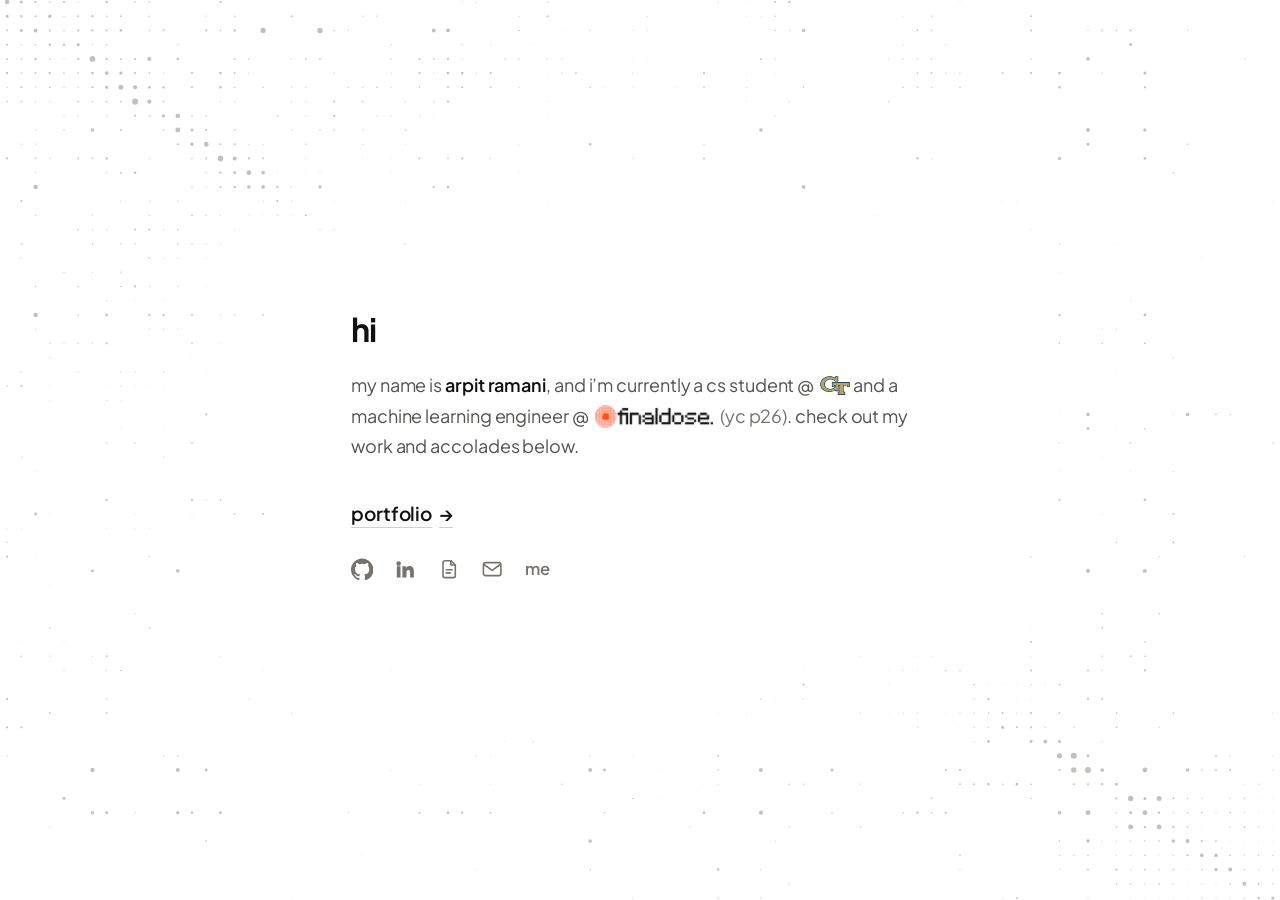
<file: index.html>
<!DOCTYPE html>
<html lang="en">
<head>
<meta charset="utf-8">
<meta name="viewport" content="width=device-width, initial-scale=1">
<meta name="color-scheme" content="light">
<title>arpit ramani</title>
<meta name="description" content="Arpit Ramani — CS student at Georgia Tech, machine learning engineer at Finaldose (YC P26).">
<link rel="preconnect" href="https://fonts.googleapis.com">
<link rel="preconnect" href="https://fonts.gstatic.com" crossorigin>
<link href="https://fonts.googleapis.com/css2?family=Plus+Jakarta+Sans:wght@400;500;600;700&display=swap" rel="stylesheet">
<link rel="stylesheet" href="min.css">

<meta property="og:type" content="website">
<meta property="og:url" content="https://www.arpitramani.com/">
<meta property="og:title" content="arpit ramani">
<meta property="og:description" content="cs @ gt, ml engineer @ finaldose.ai (yc p26).">
<meta property="og:image" content="https://www.arpitramani.com/og.jpg">
<meta property="og:image:width" content="1200">
<meta property="og:image:height" content="630">
<meta property="og:image:alt" content="Arpit Ramani">
<meta property="og:site_name" content="arpit ramani">
<meta property="og:locale" content="en_US">
<meta name="twitter:card" content="summary_large_image">
<meta name="twitter:title" content="arpit ramani">
<meta name="twitter:description" content="cs @ gt, ml engineer @ finaldose.ai (yc p26).">
<meta name="twitter:image" content="https://www.arpitramani.com/og.jpg">
<meta name="twitter:image:alt" content="Arpit Ramani">
<link rel="canonical" href="https://www.arpitramani.com/">
<meta name="robots" content="index, follow, max-image-preview:large, max-snippet:-1">
<link rel="icon" href="/favicon-48.png" sizes="48x48" type="image/png">
<link rel="icon" href="/favicon-32.png" sizes="32x32" type="image/png">
<link rel="apple-touch-icon" href="/apple-touch-icon.png">
<script type="application/ld+json">
{
  "@context": "https://schema.org",
  "@type": "Person",
  "primaryImageOfPage": {
    "@type": "ImageObject",
    "url": "https://www.arpitramani.com/og.jpg",
    "width": 1200,
    "height": 630,
    "caption": "Arpit Ramani"
  },
  "@id": "https://www.arpitramani.com/#arpit",
  "name": "Arpit Ramani",
  "url": "https://www.arpitramani.com/",
  "image": "https://www.arpitramani.com/og.jpg",
  "jobTitle": "Machine Learning Engineer",
  "description": "Computer science student at Georgia Tech and machine learning engineer at Finaldose (Y Combinator P26).",
  "worksFor": {
    "@type": "Organization",
    "name": "Finaldose",
    "url": "https://finaldose.ai"
  },
  "alumniOf": {
    "@type": "CollegeOrUniversity",
    "name": "Georgia Institute of Technology",
    "url": "https://www.gatech.edu"
  },
  "knowsAbout": [
    "Machine learning",
    "Computational genomics",
    "Computational proteomics",
    "Protein engineering",
    "Molecular dynamics"
  ],
  "sameAs": [
    "https://github.com/ArpitRamani",
    "https://www.linkedin.com/in/arpit-ramani-90697730b/",
    "https://www.instagram.com/aramani07/"
  ]
}
</script>
</head>
<body class="landing">

<main class="card">
  <h1 class="hi">hi</h1>

  <p class="blurb">
    my name is <strong>arpit ramani</strong>, and i&rsquo;m currently a cs student
    @ <a class="marklink" href="https://www.gatech.edu"><img class="logomark gt"
         src="logos/gatech.svg" alt="Georgia Tech" width="250" height="158"></a>
    and a machine learning engineer
    @ <a class="marklink" href="https://finaldose.ai"><img class="logomark fd"
         src="logos/finaldose-wordmark-dark.webp" alt="Finaldose" width="500" height="95"></a>
    <span class="yc">(yc&nbsp;p26)</span>.
    check out my work and accolades below.
  </p>

  <a class="cta" href="portfolio.html">portfolio <span class="arrow" aria-hidden="true">&rarr;</span></a>

  <nav class="links" aria-label="links">
    <a href="https://github.com/ArpitRamani" aria-label="github" title="github"><svg class="solid" viewBox="0 0 24 24" aria-hidden="true"><path d="M12 .5C5.37.5 0 5.87 0 12.5c0 5.3 3.44 9.8 8.2 11.39.6.11.82-.26.82-.58v-2.03c-3.34.73-4.04-1.61-4.04-1.61-.55-1.39-1.34-1.76-1.34-1.76-1.09-.75.08-.73.08-.73 1.2.08 1.84 1.24 1.84 1.24 1.07 1.83 2.81 1.3 3.5.99.11-.78.42-1.3.76-1.6-2.67-.3-5.47-1.33-5.47-5.93 0-1.31.47-2.38 1.24-3.22-.12-.3-.54-1.52.12-3.17 0 0 1.01-.32 3.3 1.23a11.5 11.5 0 0 1 6 0c2.29-1.55 3.3-1.23 3.3-1.23.66 1.65.24 2.87.12 3.17.77.84 1.24 1.91 1.24 3.22 0 4.61-2.8 5.63-5.48 5.92.43.37.81 1.1.81 2.22v3.29c0 .32.22.7.83.58A12.01 12.01 0 0 0 24 12.5C24 5.87 18.63.5 12 .5z"/></svg></a>
    <a href="https://www.linkedin.com/in/arpit-ramani-90697730b/" aria-label="linkedin" title="linkedin"><svg class="solid" viewBox="0 0 24 24" aria-hidden="true"><path d="M4.98 3.5a2.5 2.5 0 1 1 0 5 2.5 2.5 0 0 1 0-5zM3 9h4v12H3zM9 9h3.8v1.7h.05c.53-1 1.83-2.05 3.75-2.05 4 0 4.75 2.6 4.75 6V21h-4v-5.3c0-1.27-.02-2.9-1.8-2.9-1.8 0-2.07 1.38-2.07 2.8V21H9z"/></svg></a>
    <a href="resume.pdf" aria-label="resume" title="resume"><svg viewBox="0 0 24 24" aria-hidden="true"><path d="M14 2.9H7.4a2 2 0 0 0-2 2v14.2a2 2 0 0 0 2 2h9.2a2 2 0 0 0 2-2V7.6z"/><path d="M13.8 3v4.6h4.6"/><path d="M8.8 12.6h6.4M8.8 16h4.4"/></svg></a>
    <a href="mailto:arpit.ramani07@gmail.com" aria-label="email" title="email"><svg viewBox="0 0 24 24" aria-hidden="true"><rect x="2.6" y="5" width="18.8" height="14" rx="2.4"/><path d="m3.2 7 8.8 6.2L20.8 7"/></svg></a>
    <a class="word" href="me.html" title="writing and photos">me</a>
  </nav>
</main>

<script type="module" src="field.js"></script>

</body>
</html>
</file>
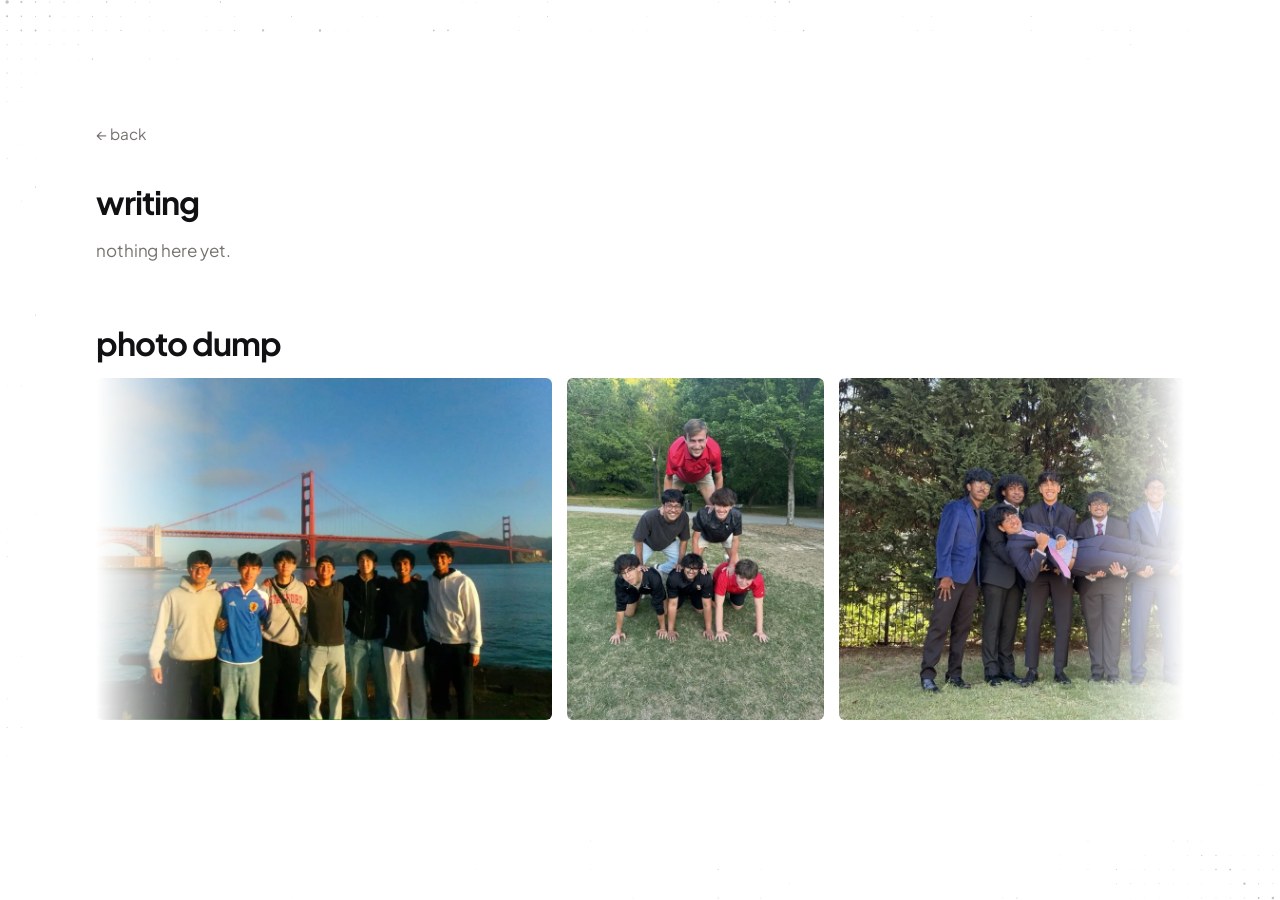
<file: me.html>
<!DOCTYPE html>
<html lang="en">
<head>
<meta charset="utf-8">
<meta name="viewport" content="width=device-width, initial-scale=1">
<meta name="color-scheme" content="light">
<title>arpit ramani · me</title>
<meta name="description" content="Arpit Ramani — CS student at Georgia Tech, machine learning engineer at Finaldose (YC P26).">
<link rel="preconnect" href="https://fonts.googleapis.com">
<link rel="preconnect" href="https://fonts.gstatic.com" crossorigin>
<link href="https://fonts.googleapis.com/css2?family=Plus+Jakarta+Sans:wght@400;500;600;700&display=swap" rel="stylesheet">
<link rel="stylesheet" href="min.css">
<script>document.documentElement.classList.add("js")</script>

<meta property="og:type" content="website">
<meta property="og:url" content="https://www.arpitramani.com/me.html">
<meta property="og:title" content="arpit ramani · me">
<meta property="og:description" content="cs @ gt, ml engineer @ finaldose.ai (yc p26).">
<meta property="og:image" content="https://www.arpitramani.com/og.jpg">
<meta property="og:image:width" content="1200">
<meta property="og:image:height" content="630">
<meta property="og:image:alt" content="Arpit Ramani">
<meta property="og:site_name" content="arpit ramani">
<meta property="og:locale" content="en_US">
<meta name="twitter:card" content="summary_large_image">
<meta name="twitter:title" content="arpit ramani">
<meta name="twitter:description" content="cs @ gt, ml engineer @ finaldose.ai (yc p26).">
<meta name="twitter:image" content="https://www.arpitramani.com/og.jpg">
<meta name="twitter:image:alt" content="Arpit Ramani">
<link rel="canonical" href="https://www.arpitramani.com/me.html">
<meta name="robots" content="index, follow, max-image-preview:large, max-snippet:-1">
<link rel="icon" href="/favicon-48.png" sizes="48x48" type="image/png">
<link rel="icon" href="/favicon-32.png" sizes="32x32" type="image/png">
<link rel="apple-touch-icon" href="/apple-touch-icon.png">
</head>
<body class="landing">

<main class="card dump">
  <a class="back" href="./"><span aria-hidden="true">&larr;</span> back</a>

  <h1 class="sr-only">me</h1>

  <section class="mesec">
    <h2 class="hi dumphead">writing</h2>
    <!-- Newest first. One <li> per post:
         <li><a href="writing/the-slug.html"><span class="t">the title</span><span class="when">oct 2026</span></a></li>
         Delete the "nothing here yet" line once the first one is in. -->
    <ul class="posts">
    </ul>
    <p class="empty">nothing here yet.</p>
  </section>

  <section class="mesec">
    <h2 class="hi dumphead">photo dump</h2>

  <!-- A conveyor belt of photos drifting left to right (belt.js). Without
       scripting it is a strip you can scroll sideways. WebP, 720px tall, with
       metadata stripped (no GPS). -->
  <div class="belt">
    <ul class="track">
      <li><img src="life/golden-gate-crew.webp" alt="Seven friends in front of the Golden Gate Bridge at sunset" width="960" height="720" title="san francisco &middot; jul 2026" decoding="async"></li>
      <li><img src="life/pyramid.webp" alt="Six friends in a human pyramid on a lawn" width="540" height="720" title="apr 2026" decoding="async"></li>
      <li><img src="life/suits.webp" alt="Friends in suits holding one of the group sideways" width="960" height="720" title="may 2026" decoding="async"></li>
      <li><img src="life/mentors.webp" alt="Arpit with two people in front of a stage" width="960" height="720" title="may 2026" decoding="async"></li>
      <li><img src="life/night.webp" alt="Two friends at a railing at night, bridge lights behind them" width="540" height="720" title="san francisco &middot; jul 2026" decoding="async"></li>
      <li><img src="life/golden-gate.webp" alt="The Golden Gate Bridge from a cliffside overlook at dusk" width="540" height="720" title="golden gate &middot; jul 2026" decoding="async"></li>
      <li><img src="life/banana.webp" alt="Arpit eating a banana in a dorm room" width="540" height="720" title="oct 2026" decoding="async"></li>
    </ul>
  </div>
  </section>
</main>

<script type="module" src="belt.js"></script>
<script type="module" src="field.js"></script>

</body>
</html>
</file>
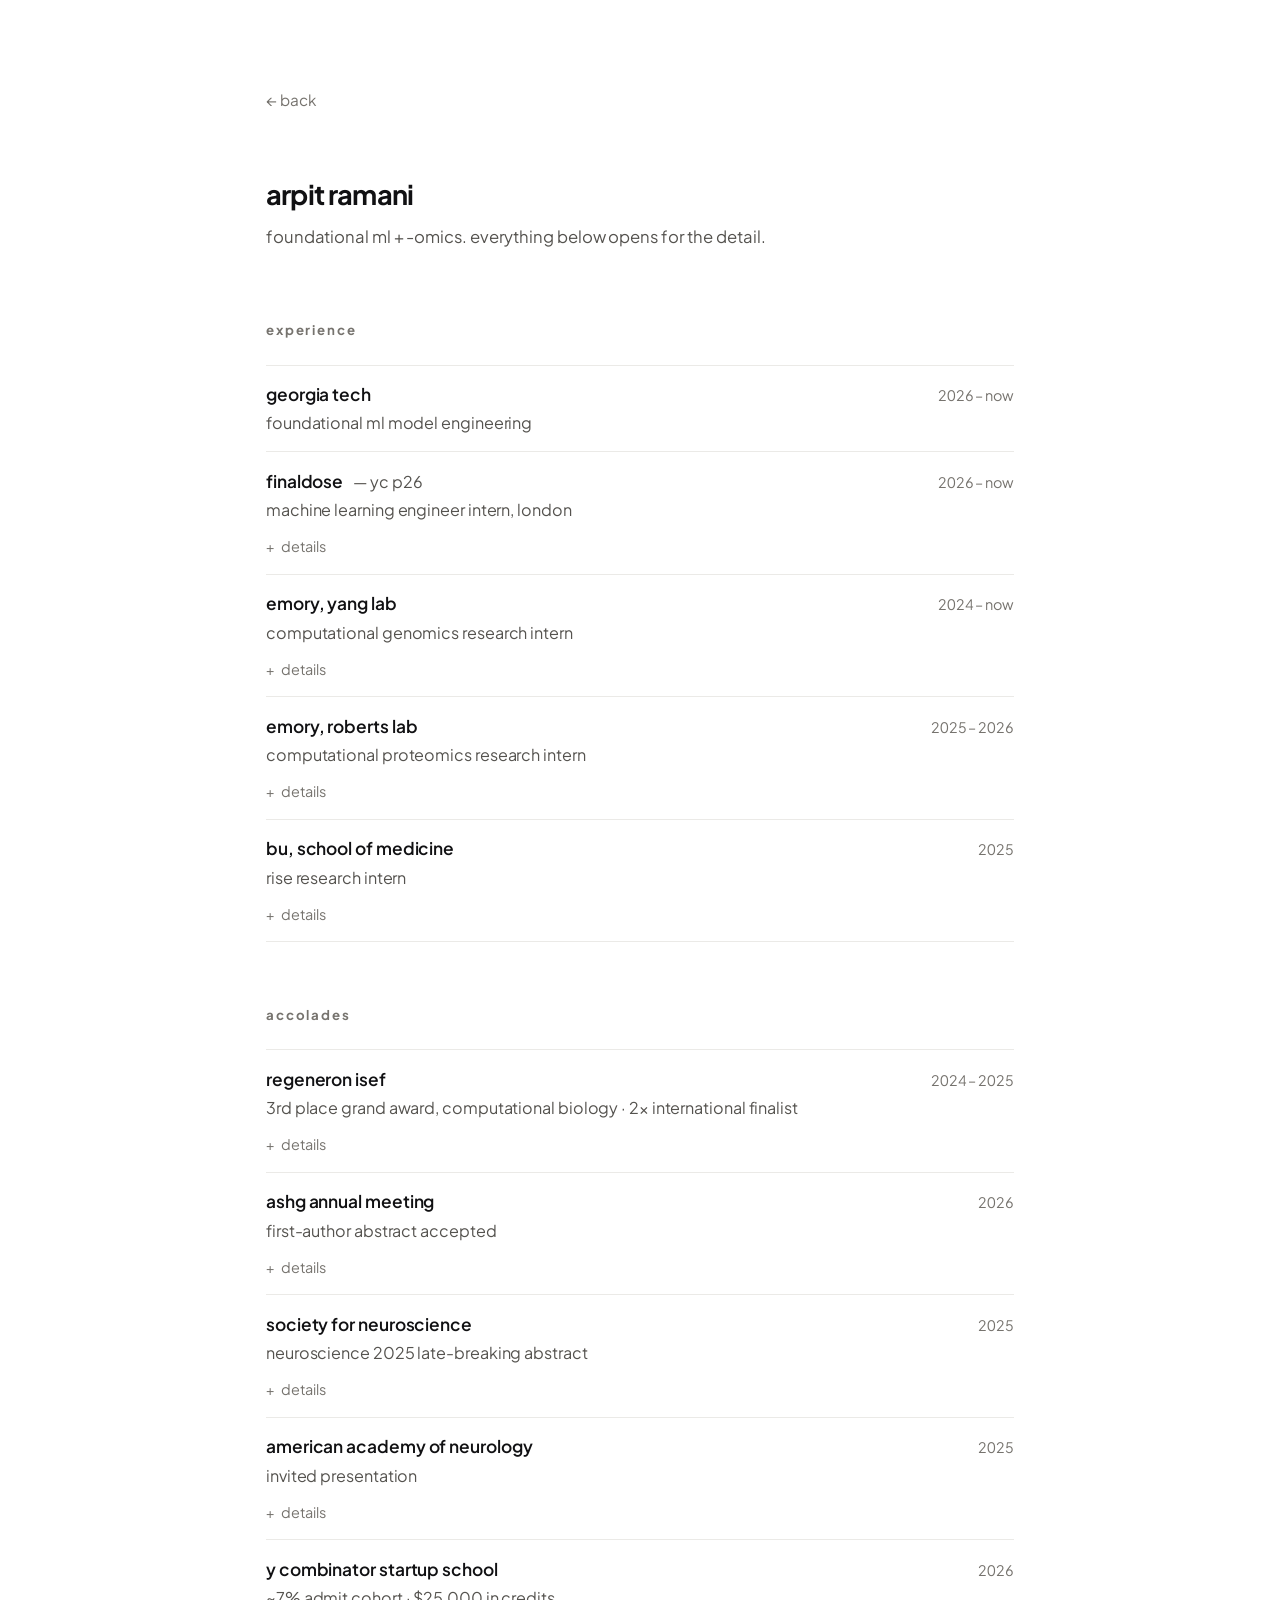
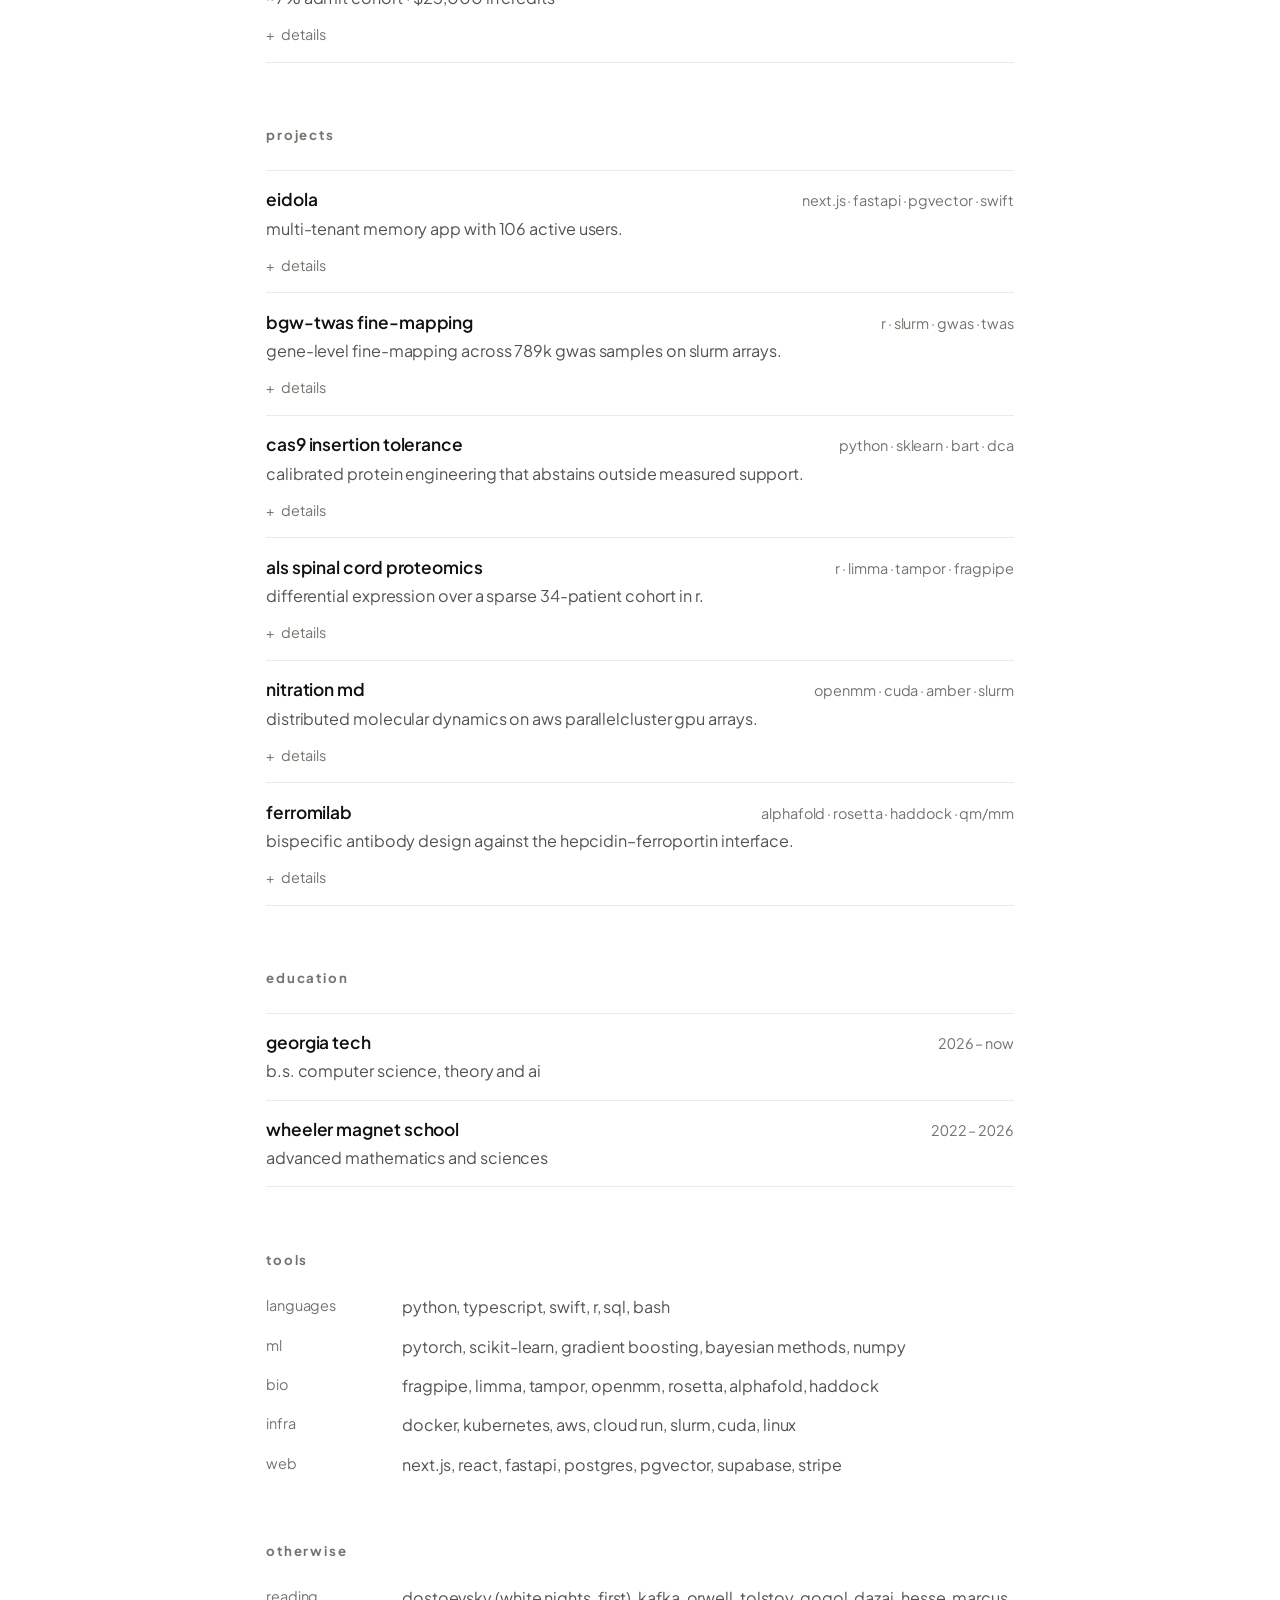
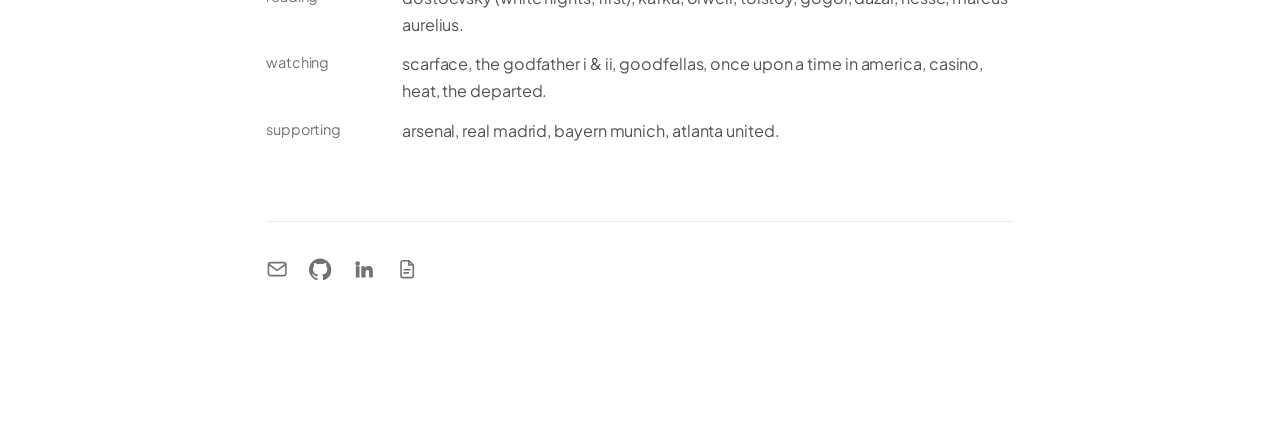
<file: portfolio-text.html>
<!DOCTYPE html>
<html lang="en">
<head>
<meta charset="utf-8">
<meta name="viewport" content="width=device-width, initial-scale=1">
<meta name="color-scheme" content="light">
<title>arpit ramani — portfolio</title>
<meta name="description" content="Arpit Ramani — experience, awards and projects in machine learning, computational genomics and proteomics.">
<link rel="preconnect" href="https://fonts.googleapis.com">
<link rel="preconnect" href="https://fonts.gstatic.com" crossorigin>
<link href="https://fonts.googleapis.com/css2?family=Plus+Jakarta+Sans:wght@400;500;600;700&display=swap" rel="stylesheet">
<link rel="stylesheet" href="min.css">

<meta property="og:type" content="profile">
<meta property="og:url" content="https://www.arpitramani.com/portfolio.html">
<meta property="og:title" content="arpit ramani — portfolio">
<meta property="og:description" content="experience, awards and projects.">
<meta property="og:image" content="https://www.arpitramani.com/og.jpg">
<meta property="og:image:width" content="1200">
<meta property="og:image:height" content="630">
<meta name="twitter:card" content="summary_large_image">
<meta name="twitter:title" content="arpit ramani — portfolio">
<meta name="twitter:description" content="experience, awards and projects.">
<meta name="twitter:image" content="https://www.arpitramani.com/og.jpg">
<meta name="robots" content="noindex, nofollow">
<link rel="icon" href="/favicon-32.png" sizes="32x32" type="image/png">
<link rel="apple-touch-icon" href="/apple-touch-icon.png">
</head>
<body class="work">

<div class="wrap">

  <a class="back" href="./">&larr; back</a>

  <h1 class="pagehead">arpit ramani</h1>
  <p class="pagesub">foundational ml + -omics. everything below opens for the detail.</p>

  <section>
    <h2>experience</h2>
    <ul class="rows">

      <li>
        <span class="line">
          <a class="name" href="https://www.gatech.edu">georgia tech</a>
          <span class="when">2026 &ndash; now</span>
        </span>
        <span class="role">foundational ml model engineering</span>
      </li>

      <li>
        <span class="line">
          <a class="name" href="https://finaldose.ai">finaldose</a>
          <span class="role tag">&mdash; yc p26</span>
          <span class="when">2026 &ndash; now</span>
        </span>
        <span class="role">machine learning engineer intern, london</span>
        <details>
          <summary>details</summary>
          <dl class="facts">
            <dt>problem</dt><dd>for each of 1,368 spcas9 positions, predict whether an inserted folded domain leaves the enzyme working.</dd>
            <dt>features</dt><dd>a python and numpy pipeline pairing mean-field direct-coupling analysis over a 5,254-sequence alignment with coevolutionary graph-topology descriptors on the coupling network.</dd>
            <dt>model</dt><dd>a scikit-learn random forest under domain-blocked cross-validation.</dd>
            <dt>result</dt><dd>0.852 auroc against 0.826 for the prior in-house baseline, paired-bootstrap 95% ci [+0.002,&nbsp;+0.046], and 0.777 for prodomino, the published sequence-model state of the art.</dd>
            <dt>calibration</dt><dd>a bayesian additive regression trees layer giving per-residue 95% credible intervals, with a covariate-shift check that abstains on the 13% of sites outside measured support.</dd>
            <dt>ceiling</dt><dd>bounded the achievable ceiling near 0.88 and showed the wall is label noise rather than the model.</dd>
            <dt>beyond</dt><dd>structure-based design work in the same programme, on private repositories.</dd>
          </dl>
        </details>
      </li>

      <li>
        <span class="line">
          <a class="name" href="https://yanglab-emory.github.io/">emory, yang lab</a>
          <span class="when">2024 &ndash; now</span>
        </span>
        <span class="role">computational genomics research intern</span>
        <details>
          <summary>details</summary>
          <dl class="facts">
            <dt>work</dt><dd>bayesian variable selection with spike-and-slab priors over 1,647 multi-omic rosmap samples, then an end-to-end gift fine-mapping pipeline across distributed slurm job arrays against gwas summary statistics from 111,326 cases and 677,663 controls.</dd>
            <dt>result</dt><dd>26 alzheimer&rsquo;s risk genes that three published cis-only methods missed, over 1,000 hpc compute hours. first author on an abstract accepted to ashg 2026.</dd>
          </dl>
        </details>
      </li>

      <li>
        <span class="line">
          <a href="https://med.emory.edu/departments/biochemistry/research-labs/roberts/index.html" class="name">emory, roberts lab</a>
          <span class="when">2025 &ndash; 2026</span>
        </span>
        <span class="role">computational proteomics research intern</span>
        <details>
          <summary>details</summary>
          <dl class="facts">
            <dt>work</dt><dd>a differential-expression pipeline in r over a sparse 34-patient als cohort, chaining tampor batch-effect normalization, random-forest imputation and empirical-bayes moderated tests under fdr control. separately, a distributed molecular dynamics pipeline on aws parallelcluster, replicas fanned across slurm gpu arrays with openmm and cuda under amber ff19sb/opc at a 4 fs timestep.</dd>
            <dt>result</dt><dd>1,038 als and 1,628 alzheimer&rsquo;s csf nitropeptide sites mapped against the fragpipe search database, filtered to 506 and 479 high-confidence residues for conservation analysis.</dd>
          </dl>
        </details>
      </li>

      <li>
        <span class="line">
          <a class="name" href="https://www.bu.edu/summer/high-school-programs/rise/">bu, school of medicine</a>
          <span class="when">2025</span>
        </span>
        <span class="role">rise research intern</span>
        <details>
          <summary>details</summary>
          <dl class="facts">
            <dt>cohort</dt><dd>rise neurobiology program. one of 130 high school researchers selected nationwide.</dd>
            <dt>work</dt><dd>a multiscale systems-biology model of mbdnf and probdnf neurotrophin signaling, coupled odes across a closed-system neural network simulating neuronal growth against apoptosis, plus de novo homology modeling and docking of an uncharacterized probdnf isoform.</dd>
            <dt>result</dt><dd>a probdnf to mbdnf ratio of 7.1 as the bifurcation point for network-wide collapse, piecewise regression improving fit 38.9% over linear. accepted as a society for neuroscience late-breaking presentation.</dd>
          </dl>
        </details>
      </li>

    </ul>
  </section>

  <section>
    <h2>accolades</h2>
    <ul class="rows">

      <li>
        <span class="line">
          <a class="name" href="https://isef.net/project/cbio006-biclonal-antibodies-to-prevent-ferroptosis-in-ad">regeneron isef</a>
          <span class="when">2024 &ndash; 2025</span>
        </span>
        <span class="role">3rd place grand award, computational biology &middot; 2&times; international finalist</span>
        <details>
          <summary>details</summary>
          <dl class="facts">
            <dt>ferromilab</dt><dd>3rd place grand award, computational biology. bispecific antibody design against the hepcidin&ndash;ferroportin interface to preserve iron export and blunt ferroptosis in alzheimer&rsquo;s.</dd>
            <dt>neuropath</dt><dd><a href="https://isef.net/project/cbio028-bdnf-transcytosis-for-alzheimers-treatment">a serotransferrin-conjugated liposomal nanocarrier</a> targeting the tfr1 receptor, shuttling bdnf across the blood-brain barrier by receptor-mediated transcytosis.</dd>
            <dt>finalist</dt><dd>both years.</dd>
          </dl>
        </details>
      </li>

      <li>
        <span class="line">
          <span class="name">ashg annual meeting</span>
          <span class="when">2026</span>
        </span>
        <span class="role">first-author abstract accepted</span>
        <details>
          <summary>details</summary>
          <dl class="facts">
            <dt>meeting</dt><dd>american society of human genetics annual meeting.</dd>
            <dt>abstract</dt><dd>the bgw-twas and gift fine-mapping work from the yang lab: 26 alzheimer&rsquo;s risk genes recovered that three published cis-only methods missed.</dd>
          </dl>
        </details>
      </li>

      <li>
        <span class="line">
          <a href="https://www.sfn.org/-/media/SfN/Documents/NEW-SfN/Meetings/Neuroscience-2025/Abstracts-and-Sessions/Abstract-PDFs/SFN25_Abstracts-PDF-LB_Final.pdf" class="name">society for neuroscience</a>
          <span class="when">2025</span>
        </span>
        <span class="role">neuroscience 2025 late-breaking abstract</span>
        <details>
          <summary>details</summary>
          <dl class="facts">
            <dt>abstract</dt><dd>the neurotrophin modeling from the bu rise program: a probdnf to mbdnf ratio of 7.1 as the bifurcation point for network-wide collapse.</dd>
          </dl>
        </details>
      </li>

      <li>
        <span class="line">
          <span class="name">american academy of neurology</span>
          <span class="when">2025</span>
        </span>
        <span class="role">invited presentation</span>
        <details>
          <summary>details</summary>
          <dl class="facts">
            <dt>meeting</dt><dd>annual neuroscience research conference.</dd>
            <dt>presented</dt><dd>the neurotrophin work from the bu rise program: coupled odes across a closed-system neural network simulating neuronal growth against apoptosis, with de novo homology modeling and docking of an uncharacterized probdnf isoform.</dd>
          </dl>
        </details>
      </li>

      <li>
        <span class="line">
          <span class="name">y combinator startup school</span>
          <span class="when">2026</span>
        </span>
        <span class="role">~7% admit cohort &middot; $25,000 in credits</span>
        <details>
          <summary>details</summary>
          <dl class="facts">
            <dt>credits</dt><dd>$25,000 in cloud compute from anthropic, google cloud and aws, which is what runs eidola.</dd>
          </dl>
        </details>
      </li>

    </ul>
  </section>

  <section>
    <h2>projects</h2>
    <ul class="rows">

      <li>
        <span class="line">
          <a class="name" href="https://www.eidola.me">eidola</a>
          <span class="tech">next.js &middot; fastapi &middot; pgvector &middot; swift</span>
        </span>
        <span class="role">multi-tenant memory app with 106 active users.</span>
        <details>
          <summary>details</summary>
          <dl class="facts">
            <dt>role</dt><dd>founder and sole engineer: frontend, backend, ios, and infrastructure.</dd>
            <dt>built</dt><dd>a next.js bff and a fastapi service on cloud run, supabase postgres under row-level security, inngest for async extraction and topic reconciliation, stripe billing.</dd>
            <dt>retrieval</dt><dd>an hnsw index over 3,072-dimension half-precision embeddings in pgvector, per-user hdbscan topic clustering, and answers streamed token by token over server-sent events.</dd>
            <dt>scale</dt><dd>106 active users, 149 rest endpoints, 103 test suites, and a 20.5k-line swift ios and watchos client.</dd>
          </dl>
        </details>
      </li>

      <li>
        <span class="line">
          <a href="https://github.com/ArpitRamani/BGW-TWAS-PWAS-on-AD-dementia" class="name">bgw-twas fine-mapping</a>
          <span class="tech">r &middot; slurm &middot; gwas &middot; twas</span>
        </span>
        <span class="role">gene-level fine-mapping across 789k gwas samples on slurm arrays.</span>
        <details>
          <summary>details</summary>
          <dl class="facts">
            <dt>problem</dt><dd>predixcan, fusion and tigar read cis-eqtls only, and trans effects carry roughly a third of trait-associated gwas signal.</dd>
            <dt>method</dt><dd>bayesian variable selection with spike-and-slab priors over 1,647 multi-omic rosmap samples, then gift fine-mapping across distributed slurm job arrays against bellenguez gwas summary statistics (111,326 cases, 677,663 controls).</dd>
            <dt>result</dt><dd>26 alzheimer&rsquo;s risk genes that three published cis-only methods missed, over 1,000 hpc compute hours. first author on an abstract accepted to ashg 2026.</dd>
            <dt>walkthrough</dt><dd><a href="https://www.youtube.com/watch?v=tjXXktRvQ8k">code walkthrough of the pipeline, start to finish</a>.</dd>
          </dl>
        </details>
      </li>

      <li>
        <span class="line">
          <a href="https://github.com/ArpitRamani/cas9-domain-insertion-tolerance" class="name">cas9 insertion tolerance</a>
          <span class="tech">python &middot; sklearn &middot; bart &middot; dca</span>
        </span>
        <span class="role">calibrated protein engineering that abstains outside measured support.</span>
        <details>
          <summary>details</summary>
          <dl class="facts">
            <dt>problem</dt><dd>for each of 1,368 spcas9 positions, predict whether an inserted folded domain leaves the enzyme working.</dd>
            <dt>method</dt><dd>mean-field direct-coupling analysis over a 5,254-sequence alignment paired with graph-topology descriptors of the coupling network, trained as a random forest under leave-one-block-out cross-validation. a bart layer adds calibrated per-residue 95% credible intervals and abstains on the 13% of sites outside measured support.</dd>
            <dt>result</dt><dd>0.852 auroc against 0.826 for the prior in-house baseline (paired-bootstrap 95% ci [+0.002,&nbsp;+0.046]) and 0.777 for prodomino, the published sequence-model state of the art. the ceiling sits near 0.88, and the wall is label noise rather than the model.</dd>
            <dt>code</dt><dd>the public repository holds the bart calibration phase; the coevolution model is not yet pushed.</dd>
          </dl>
        </details>
      </li>

      <li>
        <span class="line">
          <a href="https://github.com/ArpitRamani/Ramani-McEachinSpinalCord-RAnalysis" class="name">als spinal cord proteomics</a>
          <span class="tech">r &middot; limma &middot; tampor &middot; fragpipe</span>
        </span>
        <span class="role">differential expression over a sparse 34-patient cohort in r.</span>
        <details>
          <summary>details</summary>
          <dl class="facts">
            <dt>problem</dt><dd>nitro-tyrosine and nitro-tryptophan differential expression across the mceachin c9orf72 als spinal cord tmtpro set, 34 patients over two plexes.</dd>
            <dt>method</dt><dd>tampor batch and loading normalization, a 50% missingness filter, random-forest imputation, then limma moderated t-tests under bh-fdr across three contrasts: c9 als against control, antisense-treated against control, and treated against untreated.</dd>
            <dt>result</dt><dd>tampor keeps the ~124 sites detected in both plexes; a log2 median-centred fallback carries ~419 sparser sites with batch as a covariate. both modes ship, because a sparse modification is often sampled in one plex only.</dd>
          </dl>
        </details>
      </li>

      <li>
        <span class="line">
          <a class="name" href="https://github.com/ArpitRamani/nitration-md">nitration md</a>
          <span class="tech">openmm &middot; cuda &middot; amber &middot; slurm</span>
        </span>
        <span class="role">distributed molecular dynamics on aws parallelcluster gpu arrays.</span>
        <details>
          <summary>details</summary>
          <dl class="facts">
            <dt>question</dt><dd>whether nitration is site-selective rather than random oxidative damage. proton-coupled electron transfer predicts that nitrated aromatics sit beside a carboxylate proton acceptor and a thiol redox partner.</dd>
            <dt>method</dt><dd>amber ff19sb/opc systems built through ambertools and run on openmm and cuda at a 4 fs timestep under hydrogen-mass repartitioning, with replicas fanned across slurm gpu arrays on aws parallelcluster.</dd>
            <dt>result</dt><dd>per-aromatic donor-to-carboxylate distance, hydrogen-bond occupancy, ring-to-thiol distance and solvent exposure, compared between nitrated and non-nitrated residues inside the same trajectory.</dd>
          </dl>
        </details>
      </li>

      <li>
        <span class="line">
          <a class="name" href="https://isef.net/project/cbio006-biclonal-antibodies-to-prevent-ferroptosis-in-ad">ferromilab</a>
          <span class="tech">alphafold &middot; rosetta &middot; haddock &middot; qm/mm</span>
        </span>
        <span class="role">bispecific antibody design against the hepcidin&ndash;ferroportin interface.</span>
        <details>
          <summary>details</summary>
          <dl class="facts">
            <dt>role</dt><dd>sole author, 2024 to 2025.</dd>
            <dt>method</dt><dd>alphafold and modeller structure prediction and refinement, haddock epitope mapping, 1,352 grafted rosetta cdrs, and charmm qm/mm partitioned onto polar-contact residues to keep the quantum region tractable.</dd>
            <dt>result</dt><dd>3rd place grand award in computational biology at regeneron isef. run on a100 gpus across google cloud, colab and ec2.</dd>
          </dl>
        </details>
      </li>

    </ul>
  </section>

  <section>
    <h2>education</h2>
    <ul class="rows">
      <li>
        <span class="line">
          <a class="name" href="https://www.gatech.edu">georgia tech</a>
          <span class="when">2026 &ndash; now</span>
        </span>
        <span class="role">b.s. computer science, theory and ai</span>
      </li>
      <li>
        <span class="line">
          <a class="name" href="https://www.wheelermagnet.com/">wheeler magnet school</a>
          <span class="when">2022 &ndash; 2026</span>
        </span>
        <span class="role">advanced mathematics and sciences</span>
      </li>
    </ul>
  </section>

  <section>
    <h2>tools</h2>
    <dl class="stack">
      <dt>languages</dt><dd>python, typescript, swift, r, sql, bash</dd>
      <dt>ml</dt><dd>pytorch, scikit-learn, gradient boosting, bayesian methods, numpy</dd>
      <dt>bio</dt><dd>fragpipe, limma, tampor, openmm, rosetta, alphafold, haddock</dd>
      <dt>infra</dt><dd>docker, kubernetes, aws, cloud run, slurm, cuda, linux</dd>
      <dt>web</dt><dd>next.js, react, fastapi, postgres, pgvector, supabase, stripe</dd>
    </dl>
  </section>

  <section>
    <h2>otherwise</h2>
    <dl class="stack">
      <dt>reading</dt><dd>dostoevsky (white nights, first), kafka, orwell, tolstoy, gogol, dazai, hesse, marcus aurelius.</dd>
      <dt>watching</dt><dd>scarface, the godfather i &amp; ii, goodfellas, once upon a time in america, casino, heat, the departed.</dd>
      <dt>supporting</dt><dd>arsenal, real madrid, bayern munich, atlanta united.</dd>
    </dl>
  </section>

  <p class="foot">
    <a href="mailto:arpit.ramani07@gmail.com" aria-label="email" title="email"><svg viewBox="0 0 24 24" aria-hidden="true"><rect x="2.6" y="5" width="18.8" height="14" rx="2.4"/><path d="m3.2 7 8.8 6.2L20.8 7"/></svg></a>
    <a href="https://github.com/ArpitRamani" aria-label="github" title="github"><svg class="solid" viewBox="0 0 24 24" aria-hidden="true"><path d="M12 .5C5.37.5 0 5.87 0 12.5c0 5.3 3.44 9.8 8.2 11.39.6.11.82-.26.82-.58v-2.03c-3.34.73-4.04-1.61-4.04-1.61-.55-1.39-1.34-1.76-1.34-1.76-1.09-.75.08-.73.08-.73 1.2.08 1.84 1.24 1.84 1.24 1.07 1.83 2.81 1.3 3.5.99.11-.78.42-1.3.76-1.6-2.67-.3-5.47-1.33-5.47-5.93 0-1.31.47-2.38 1.24-3.22-.12-.3-.54-1.52.12-3.17 0 0 1.01-.32 3.3 1.23a11.5 11.5 0 0 1 6 0c2.29-1.55 3.3-1.23 3.3-1.23.66 1.65.24 2.87.12 3.17.77.84 1.24 1.91 1.24 3.22 0 4.61-2.8 5.63-5.48 5.92.43.37.81 1.1.81 2.22v3.29c0 .32.22.7.83.58A12.01 12.01 0 0 0 24 12.5C24 5.87 18.63.5 12 .5z"/></svg></a>
    <a href="https://www.linkedin.com/in/arpit-ramani-90697730b/" aria-label="linkedin" title="linkedin"><svg class="solid" viewBox="0 0 24 24" aria-hidden="true"><path d="M4.98 3.5a2.5 2.5 0 1 1 0 5 2.5 2.5 0 0 1 0-5zM3 9h4v12H3zM9 9h3.8v1.7h.05c.53-1 1.83-2.05 3.75-2.05 4 0 4.75 2.6 4.75 6V21h-4v-5.3c0-1.27-.02-2.9-1.8-2.9-1.8 0-2.07 1.38-2.07 2.8V21H9z"/></svg></a>
    <a href="resume.pdf" aria-label="resume" title="resume"><svg viewBox="0 0 24 24" aria-hidden="true"><path d="M14 2.9H7.4a2 2 0 0 0-2 2v14.2a2 2 0 0 0 2 2h9.2a2 2 0 0 0 2-2V7.6z"/><path d="M13.8 3v4.6h4.6"/><path d="M8.8 12.6h6.4M8.8 16h4.4"/></svg></a>
  </p>

</div>

</body>
</html>
</file>
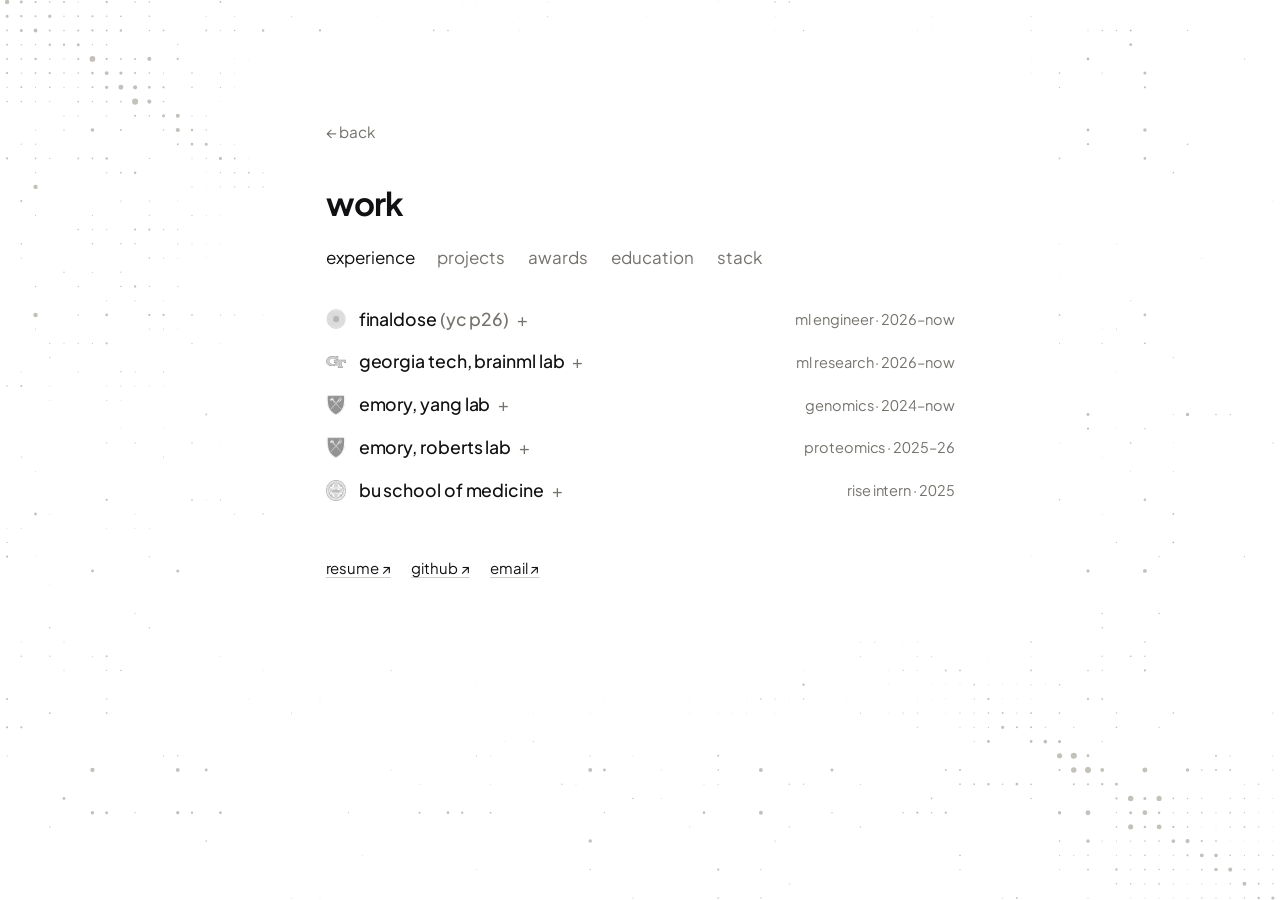
<file: portfolio.html>
<!DOCTYPE html>
<html lang="en">
<head>
<meta charset="utf-8">
<meta name="viewport" content="width=device-width, initial-scale=1">
<meta name="color-scheme" content="light">
<title>arpit ramani · work</title>
<meta name="description" content="Arpit Ramani — CS student at Georgia Tech, machine learning engineer at Finaldose (YC P26). Experience, projects and awards.">
<link rel="preconnect" href="https://fonts.googleapis.com">
<link rel="preconnect" href="https://fonts.gstatic.com" crossorigin>
<link href="https://fonts.googleapis.com/css2?family=Plus+Jakarta+Sans:wght@400;500;600;700&display=swap" rel="stylesheet">
<link rel="stylesheet" href="min.css">
<link rel="stylesheet" href="work.css">
<script>document.documentElement.classList.add("js")</script>


<meta property="og:type" content="website">
<meta property="og:url" content="https://www.arpitramani.com/portfolio.html">
<meta property="og:title" content="arpit ramani · work">
<meta property="og:description" content="cs @ gt, ml engineer @ finaldose.ai (yc p26). experience, projects and awards.">
<meta property="og:image" content="https://www.arpitramani.com/og.jpg">
<meta property="og:image:width" content="1200">
<meta property="og:image:height" content="630">
<meta name="twitter:card" content="summary_large_image">
<meta name="twitter:title" content="arpit ramani · work">
<meta name="twitter:description" content="cs @ gt, ml engineer @ finaldose.ai (yc p26). experience, projects and awards.">
<meta name="twitter:image" content="https://www.arpitramani.com/og.jpg">
<meta name="twitter:image:alt" content="Arpit Ramani">
<link rel="canonical" href="https://www.arpitramani.com/portfolio.html">
<meta property="og:site_name" content="Arpit Ramani">
<meta property="og:locale" content="en_US">
<meta property="og:image:alt" content="Arpit Ramani">
<meta name="robots" content="index, follow, max-image-preview:large, max-snippet:-1">
<link rel="icon" href="/favicon-48.png" sizes="48x48" type="image/png">
<link rel="icon" href="/favicon-32.png" sizes="32x32" type="image/png">
<link rel="apple-touch-icon" href="/apple-touch-icon.png">
<script type="application/ld+json">
{
  "@context": "https://schema.org",
  "@type": "Person",
  "primaryImageOfPage": {
    "@type": "ImageObject",
    "url": "https://www.arpitramani.com/og.jpg",
    "width": 1200,
    "height": 630,
    "caption": "Arpit Ramani"
  },
  "@id": "https://www.arpitramani.com/#arpit",
  "name": "Arpit Ramani",
  "url": "https://www.arpitramani.com/",
  "image": "https://www.arpitramani.com/og.jpg",
  "jobTitle": "Machine Learning Engineer Intern",
  "description": "Foundational ML and -omics. Computer science at Georgia Tech.",
  "worksFor": {
    "@type": "Organization",
    "name": "Finaldose",
    "url": "https://finaldose.ai"
  },
  "alumniOf": [
    {
      "@type": "CollegeOrUniversity",
      "name": "Georgia Institute of Technology",
      "url": "https://www.gatech.edu"
    },
    {
      "@type": "HighSchool",
      "name": "Wheeler Magnet School of Advanced Mathematics and Sciences"
    }
  ],
  "knowsAbout": [
    "Machine learning",
    "Computational genomics",
    "Computational proteomics",
    "Protein engineering",
    "Molecular dynamics",
    "Bioinformatics"
  ],
  "sameAs": [
    "https://github.com/ArpitRamani",
    "https://www.linkedin.com/in/arpit-ramani-90697730b/",
    "https://www.instagram.com/aramani07/"
  ]
}
</script>
</head>
<body class="index">

<!-- Line glyphs for the projects that have no logo of their own. Drawn on the
     same 24px grid and stroke as the landing page's icons. -->
<svg width="0" height="0" aria-hidden="true" style="position:absolute">
  <defs>
    <symbol id="g-helix" viewBox="0 0 24 24"><path d="M8 2.5c0 4.75 8 4.75 8 9.5s-8 4.75-8 9.5M16 2.5c0 4.75-8 4.75-8 9.5s8 4.75 8 9.5M9.6 6.2h4.8M9.6 17.8h4.8"/></symbol>
    <symbol id="g-scissors" viewBox="0 0 24 24"><circle cx="6" cy="6.5" r="2.6"/><circle cx="6" cy="17.5" r="2.6"/><path d="M8.2 8 20.5 18M8.2 16 20.5 6"/></symbol>
    <symbol id="g-volcano" viewBox="0 0 24 24"><path d="M3.5 3.5v17h17"/><path class="dots" d="M7.5 7h.01M9 11h.01M10.5 14.5h.01M12.5 17h.01M14.5 14h.01M16 10.5h.01M17.5 7h.01M18.5 5h.01M7 5.5h.01"/></symbol>
    <symbol id="g-ring" viewBox="0 0 24 24"><path d="M10 7.5l4.76 2.75v5.5L10 18.5l-4.76-2.75v-5.5z"/><circle cx="10" cy="13" r="2.3"/><path d="M14.76 10.25 18.5 8.1M18.5 8.1V4.3M18.5 8.1l3.2 1.85"/></symbol>
    <symbol id="g-antibody" viewBox="0 0 24 24"><path d="M12 21.5V13M12 13 6.5 4.5M12 13l5.5-8.5M4.3 9.6 2 6M19.7 9.6 22 6"/></symbol>
  </defs>
</svg>

<main class="sheet">

  <a class="back" href="./"><span aria-hidden="true">&larr;</span> back</a>

  <h1 class="hi">work</h1>

  <!-- Filled in by tabs.js from the section headings below. With scripting
       off there is no tab bar: the sections render stacked, each under its
       own heading. -->
  <nav class="tabs" aria-label="sections" hidden></nav>

  <section id="experience" class="on">
    <h2>experience</h2>
    <ul class="list">
      <li>
        <details>
          <summary><img class="mk" src="logos/finaldose.png" alt="" width="20" height="20"><span class="t">finaldose <span class="yc">(yc&nbsp;p26)</span></span><span class="m">ml engineer &middot; 2026&ndash;now</span></summary>
          <div class="more">
            <p class="sub">machine learning engineer intern, london</p>
            <ul>
              <li>trained a random forest to 0.852 auroc over 1,368 spcas9 positions under blocked cross-validation, beating the in-house baseline at 0.826 (paired-bootstrap 95% ci [+0.002,&nbsp;+0.046]) and prodomino, the state of the art, at 0.777.</li>
              <li>built the feature pipeline in python and numpy: mean-field direct-coupling analysis over a 5,254-sequence alignment, paired with coevolutionary graph-topology descriptors. bounded the ceiling near 0.88 and traced the wall to label noise, not the model.</li>
              <li>built a bayesian additive regression trees model with calibrated per-residue 95% credible intervals, and a covariate-shift check that abstains on the 13% of sites outside measured support.</li>
            </ul>
            <p class="kit">python &middot; numpy &middot; scikit-learn &middot; bart <span class="go"><a href="https://finaldose.ai">finaldose.ai&nbsp;&#8599;</a> <a href="https://github.com/ArpitRamani/cas9-domain-insertion-tolerance">bart code&nbsp;&#8599;</a></span></p>
          </div>
        </details>
      </li>
      <li>
        <details>
          <summary><img class="mk" src="logos/gatech.svg" alt="" width="20" height="20"><span class="t">georgia tech, brainml lab</span><span class="m">ml research &middot; 2026&ndash;now</span></summary>
          <div class="more">
            <p class="sub">machine learning research assistant, dr.&nbsp;anqi wu&rsquo;s lab</p>
            <ul>
              <li>built a training-time attribution method in pytorch (model stitching, lockstep shadow models) for a 642k-parameter pose transformer, lifting correct stage attribution from 0.69 to 0.95 (95% ci +0.12 to +0.44) on a pre-registered planted benchmark.</li>
              <li>showed that fine-tuning only the deepest stage raises attack f1 by 8.3% with no forgetting, while full-model training on the same clips cuts it 7%, reproduced on a second machine within a 31-hypothesis pre-registered study.</li>
              <li>built an fft-basis lasso surrogate searching 10 billion training curricula on aws gpus, beating random search 1.9&times; on held-out data, and used hessian-vector products to show adam&rsquo;s memory drives order effects (cosine 0.54 vs 0.00).</li>
            </ul>
            <p class="kit">pytorch &middot; scikit-learn &middot; aws</p>
          </div>
        </details>
      </li>
      <li>
        <details>
          <summary><img class="mk" src="logos/emory.png" alt="" width="20" height="20"><span class="t">emory, yang lab</span><span class="m">genomics &middot; 2024&ndash;now</span></summary>
          <div class="more">
            <p class="sub">computational genomics research intern, dr.&nbsp;jingjing yang&rsquo;s lab</p>
            <ul>
              <li>ran a bayesian variable-selection model with spike-and-slab priors over 1,647 multi-omic rosmap samples and 1,000+ hpc compute hours, recovering 26 alzheimer&rsquo;s risk genes that three published cis-only methods missed.</li>
              <li>built the end-to-end gift fine-mapping pipeline across distributed slurm job arrays, integrating gwas summary statistics from 111,326 cases and 677,663 controls.</li>
              <li>first author on an abstract accepted to the ashg 2026 annual meeting.</li>
            </ul>
            <p class="kit">r &middot; slurm &middot; gwas &middot; twas <span class="go"><a href="https://yanglab-emory.github.io/">lab&nbsp;&#8599;</a> <a href="https://github.com/ArpitRamani/BGW-TWAS-PWAS-on-AD-dementia">gift code&nbsp;&#8599;</a></span></p>
          </div>
        </details>
      </li>
      <li>
        <details>
          <summary><img class="mk" src="logos/emory.png" alt="" width="20" height="20"><span class="t">emory, roberts lab</span><span class="m">proteomics &middot; 2025&ndash;26</span></summary>
          <div class="more">
            <p class="sub">computational proteomics research intern, dr.&nbsp;blaine roberts&rsquo;s lab &middot; jul&ndash;dec 2025, may&ndash;aug 2026</p>
            <ul>
              <li>built a differential-expression pipeline in r over a sparse 34-patient als cohort, chaining tampor batch-effect normalization, random-forest imputation and empirical-bayes moderated tests under fdr control to recover power.</li>
              <li>deployed a distributed molecular dynamics pipeline on aws parallelcluster, fanning replicas across slurm gpu arrays with openmm and cuda under an amber ff19sb/opc force field at a 4&nbsp;fs timestep.</li>
              <li>mapped 1,038 als and 1,628 alzheimer&rsquo;s csf nitropeptide sites against the fragpipe search database, filtering to 506 and 479 high-confidence residues for conservation analysis.</li>
            </ul>
            <p class="kit">r &middot; python &middot; openmm &middot; aws <span class="go"><a href="https://github.com/ArpitRamani/Ramani-McEachinSpinalCord-RAnalysis">als code&nbsp;&#8599;</a> <a href="https://github.com/ArpitRamani/nitration-md">md code&nbsp;&#8599;</a></span></p>
          </div>
        </details>
      </li>
      <li>
        <details>
          <summary><img class="mk" src="logos/bu.png" alt="" width="20" height="20"><span class="t">bu school of medicine</span><span class="m">rise intern &middot; 2025</span></summary>
          <div class="more">
            <p class="sub">research intern, rise neurobiology program &middot; one of 130 high school researchers selected nationwide</p>
            <ul>
              <li>a multiscale systems-biology model of mbdnf and probdnf signaling: coupled odes across a closed-system neural network, simulating neuronal growth against apoptosis.</li>
              <li>a probdnf to mbdnf ratio of 7.1 is the bifurcation point for network-wide collapse; piecewise regression improves fit 38.9% over linear.</li>
              <li>accepted as a society for neuroscience late-breaking presentation.</li>
            </ul>
            <p class="kit">odes &middot; homology modeling &middot; docking <span class="go"><a href="https://www.bu.edu/summer/high-school-programs/rise/">rise&nbsp;&#8599;</a></span></p>
          </div>
        </details>
      </li>
    </ul>
  </section>

  <section id="projects">
    <h2>projects</h2>
    <ul class="list">
      <li>
        <details>
          <summary><img class="mk" src="logos/eidola-dark.png" alt="" width="20" height="20"><span class="t">eidola</span><span class="m">memory app &middot; 106 users</span></summary>
          <div class="more">
            <p class="sub">founder and sole engineer &middot; mar 2026&ndash;now</p>
            <ul>
              <li>a multi-tenant memory app that grew to 106 active users: next.js and fastapi shipped through cloud build ci/cd to cloud run, row-level-security isolation, stripe billing, 149 rest endpoints, 103 test suites, and a 20.5k-line swift ios and watchos client.</li>
              <li>the rag layer: an hnsw index over 3,072-dim half-precision embeddings in postgres/pgvector, per-user hdbscan topic clustering, and answers streamed token by token over server-sent events.</li>
              <li>$25,000 in cloud credits from anthropic, google cloud and aws through y combinator startup school.</li>
            </ul>
            <p class="kit">next.js &middot; fastapi &middot; pgvector &middot; cloud run &middot; swift <span class="go"><a href="https://www.eidola.me">eidola.me&nbsp;&#8599;</a></span></p>
          </div>
        </details>
      </li>
      <li>
        <details>
          <summary><svg class="mk glyph"><use href="#g-helix"/></svg><span class="t">bgw-twas fine-mapping</span><span class="m">r &middot; slurm</span></summary>
          <div class="more">
            <ul>
              <li>predixcan, fusion and tigar read cis-eqtls only, and trans effects carry roughly a third of trait-associated gwas signal.</li>
              <li>spike-and-slab variable selection over 1,647 rosmap samples, then gift fine-mapping on slurm arrays against bellenguez gwas (111,326 cases, 677,663 controls).</li>
              <li>26 alzheimer&rsquo;s risk genes that three published cis-only methods missed.</li>
            </ul>
            <p class="kit">r &middot; slurm &middot; gwas &middot; twas &middot; pwas <span class="go"><a href="https://github.com/ArpitRamani/BGW-TWAS-PWAS-on-AD-dementia">code&nbsp;&#8599;</a> <a href="https://www.youtube.com/watch?v=tjXXktRvQ8k">demo&nbsp;&#8599;</a></span></p>
          </div>
        </details>
      </li>
      <li>
        <details>
          <summary><svg class="mk glyph"><use href="#g-scissors"/></svg><span class="t">cas9 insertion tolerance</span><span class="m">python &middot; bart</span></summary>
          <div class="more">
            <ul>
              <li>for each of 1,368 spcas9 positions, predict whether an inserted folded domain leaves the enzyme working.</li>
              <li>coevolution features into a random forest under leave-one-block-out cross-validation, then a bart layer for per-residue 95% credible intervals that abstains on the 13% of sites outside measured support.</li>
              <li>0.852 auroc against 0.826 in-house and 0.777 for prodomino. the ceiling sits near 0.88, and the wall is label noise.</li>
            </ul>
            <p class="kit">python &middot; scikit-learn &middot; bart &middot; dca <span class="go"><a href="https://github.com/ArpitRamani/cas9-domain-insertion-tolerance">code&nbsp;&#8599;</a></span></p>
          </div>
        </details>
      </li>
      <li>
        <details>
          <summary><svg class="mk glyph"><use href="#g-volcano"/></svg><span class="t">als spinal cord proteomics</span><span class="m">r &middot; limma</span></summary>
          <div class="more">
            <ul>
              <li>nitro-tyrosine and nitro-tryptophan differential expression across the mceachin c9orf72 als spinal cord tmtpro set: 34 patients over two plexes.</li>
              <li>tampor normalization, a 50% missingness filter, random-forest imputation, then limma under bh-fdr across three contrasts.</li>
              <li>~124 sites survive in both plexes; a median-centred fallback carries ~419 sparser ones, because a rare modification is often seen in one plex only.</li>
            </ul>
            <p class="kit">r &middot; limma &middot; tampor &middot; fragpipe <span class="go"><a href="https://github.com/ArpitRamani/Ramani-McEachinSpinalCord-RAnalysis">code&nbsp;&#8599;</a></span></p>
          </div>
        </details>
      </li>
      <li>
        <details>
          <summary><svg class="mk glyph"><use href="#g-ring"/></svg><span class="t">nitration md</span><span class="m">openmm &middot; cuda</span></summary>
          <div class="more">
            <ul>
              <li>is nitration site-selective, or random oxidative damage? proton-coupled electron transfer predicts nitrated aromatics sit beside a carboxylate and a thiol.</li>
              <li>amber ff19sb/opc systems on openmm and cuda at a 4&nbsp;fs timestep, replicas fanned across slurm gpu arrays on aws parallelcluster.</li>
              <li>compares nitrated and untouched aromatics inside the same trajectory: donor distances, hydrogen-bond occupancy, solvent exposure.</li>
            </ul>
            <p class="kit">openmm &middot; cuda &middot; amber &middot; slurm <span class="go"><a href="https://github.com/ArpitRamani/nitration-md">code&nbsp;&#8599;</a></span></p>
          </div>
        </details>
      </li>
      <li>
        <details>
          <summary><svg class="mk glyph"><use href="#g-antibody"/></svg><span class="t">ferromilab</span><span class="m">rosetta &middot; qm/mm</span></summary>
          <div class="more">
            <p class="sub">sole author &middot; may 2024&ndash;may 2025</p>
            <ul>
              <li>a bispecific antibody against the hepcidin&ndash;ferroportin interface, to block iron-driven ferroptosis in alzheimer&rsquo;s.</li>
              <li>an automated pipeline: alphafold and modeller refinement, haddock epitope mapping, 1,352 grafted rosetta cdrs, and charmm qm/mm partitioned onto polar-contact residues, on a100s across google cloud, colab and ec2.</li>
              <li>3rd place grand award in computational biology at regeneron isef.</li>
            </ul>
            <p class="kit">alphafold &middot; rosetta &middot; haddock &middot; qm/mm <span class="go"><a href="https://isef.net/project/cbio006-biclonal-antibodies-to-prevent-ferroptosis-in-ad">isef&nbsp;&#8599;</a></span></p>
          </div>
        </details>
      </li>
    </ul>
  </section>

  <section id="awards">
    <h2>awards</h2>
    <ul class="list">
      <li>
        <details>
          <summary><img class="mk" src="logos/isef.png" alt="" width="20" height="20"><span class="t">regeneron isef</span><span class="m">3rd grand award &middot; 2024&ndash;25</span></summary>
          <div class="more">
            <ul>
              <li>3rd place grand award in computational biology, for ferromilab.</li>
              <li>international finalist both years. the other entry was neuropath, a serotransferrin-conjugated nanocarrier shuttling bdnf across the blood&ndash;brain barrier.</li>
            </ul>
            <p class="kit"><span class="go"><a href="https://isef.net/project/cbio006-biclonal-antibodies-to-prevent-ferroptosis-in-ad">ferromilab&nbsp;&#8599;</a> <a href="https://isef.net/project/cbio028-bdnf-transcytosis-for-alzheimers-treatment">neuropath&nbsp;&#8599;</a></span></p>
          </div>
        </details>
      </li>
      <li>
        <details>
          <summary><img class="mk" src="logos/ashg.png" alt="" width="20" height="20"><span class="t">ashg annual meeting</span><span class="m">first author &middot; 2026</span></summary>
          <div class="more">
            <ul>
              <li>american society of human genetics. the bgw-twas and gift fine-mapping work from the yang lab: 26 alzheimer&rsquo;s risk genes that cis-only methods missed.</li>
            </ul>
          </div>
        </details>
      </li>
      <li>
        <details>
          <summary><img class="mk" src="logos/sfn.png" alt="" width="20" height="20"><span class="t">society for neuroscience</span><span class="m">late-breaking &middot; 2025</span></summary>
          <div class="more">
            <ul>
              <li>neuroscience 2025. the neurotrophin model from bu rise: a probdnf to mbdnf ratio of 7.1 as the bifurcation point for network-wide collapse.</li>
            </ul>
            <p class="kit"><span class="go"><a href="https://www.sfn.org/-/media/SfN/Documents/NEW-SfN/Meetings/Neuroscience-2025/Abstracts-and-Sessions/Abstract-PDFs/SFN25_Abstracts-PDF-LB_Final.pdf">abstracts&nbsp;&#8599;</a></span></p>
          </div>
        </details>
      </li>
      <li>
        <details>
          <summary><img class="mk" src="logos/aan.png" alt="" width="20" height="20"><span class="t">american academy of neurology</span><span class="m">invited talk &middot; 2025</span></summary>
          <div class="more">
            <ul>
              <li>annual neuroscience research conference: the same neurotrophin work, with de novo homology modeling and docking of an uncharacterized probdnf isoform.</li>
            </ul>
          </div>
        </details>
      </li>
      <li>
        <details>
          <summary><img class="mk" src="logos/yc.png" alt="" width="20" height="20"><span class="t">yc startup school</span><span class="m">~7% cohort &middot; 2026</span></summary>
          <div class="more">
            <ul>
              <li>admitted in a roughly 7% cohort, with $25,000 in compute from anthropic, google cloud and aws &mdash; which is what runs eidola.</li>
            </ul>
          </div>
        </details>
      </li>
    </ul>
  </section>

  <section id="education">
    <h2>education</h2>
    <ul class="list">
      <li>
        <details>
          <summary><img class="mk" src="logos/gatech.svg" alt="" width="20" height="20"><span class="t">georgia tech</span><span class="m">b.s. cs &middot; 2029</span></summary>
          <div class="more">
            <ul>
              <li>computer science, threads in theory and ai. gpa 4.00.</li>
              <li>coursework: object-oriented programming, multivariable calculus, linear algebra, discrete mathematics.</li>
            </ul>
          </div>
        </details>
      </li>
      <li>
        <details>
          <summary><img class="mk" src="logos/wheeler.png" alt="" width="20" height="20"><span class="t">wheeler magnet school</span><span class="m">math &amp; science &middot; 2022&ndash;26</span></summary>
          <div class="more">
            <ul>
              <li>advanced mathematics and sciences. gpa 4.71, sat 1580.</li>
            </ul>
          </div>
        </details>
      </li>
    </ul>
  </section>

  <section id="stack">
    <h2>stack</h2>
    <dl class="kitlist">
      <dt>languages</dt><dd>python, typescript, javascript, swift, r, sql, bash</dd>
      <dt>ml &amp; data</dt><dd>pytorch, transformers, scikit-learn, bayesian inference, bayesian optimization, interpretability, pandas, numpy, rag</dd>
      <dt>infra</dt><dd>docker, kubernetes, gke, aws, cloud run, cloud build, ci/cd, slurm, cuda, linux</dd>
      <dt>web</dt><dd>next.js, react, fastapi, postgres, pgvector, rest, stripe, supabase</dd>
      <dt>bio</dt><dd>fragpipe, limma, tampor, openmm, amber, rosetta, alphafold, haddock</dd>
    </dl>
  </section>

  <p class="foot2"><a href="resume.pdf">resume&nbsp;&#8599;</a> <a href="https://github.com/ArpitRamani">github&nbsp;&#8599;</a> <a href="mailto:arpit.ramani07@gmail.com">email&nbsp;&#8599;</a></p>

</main>

<script type="module" src="tabs.js"></script>
<script type="module" src="field.js"></script>

</body>
</html>
</file>
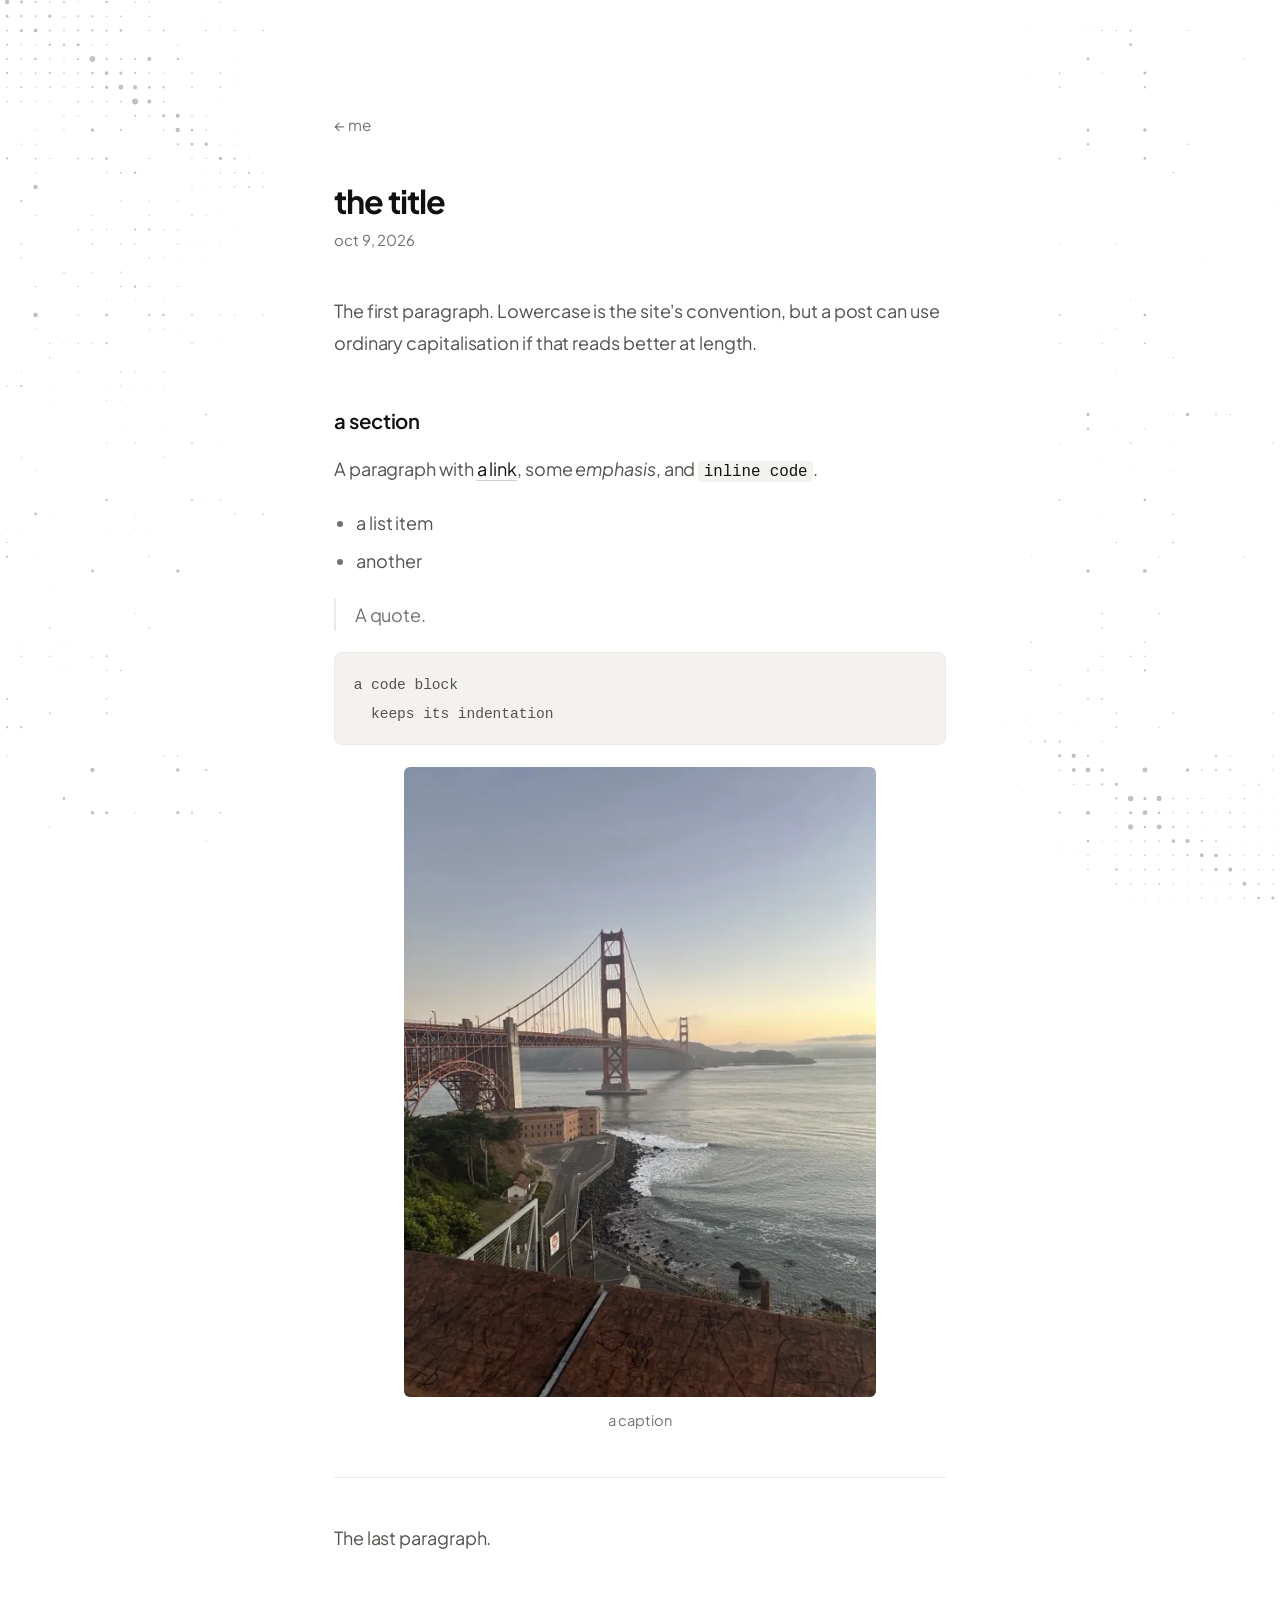
<file: writing/_template.html>
<!DOCTYPE html>
<html lang="en">
<head>
<meta charset="utf-8">
<meta name="viewport" content="width=device-width, initial-scale=1">
<meta name="color-scheme" content="light">
<title>the title · arpit ramani</title>
<meta name="description" content="One line on what this post is about.">
<link rel="preconnect" href="https://fonts.googleapis.com">
<link rel="preconnect" href="https://fonts.gstatic.com" crossorigin>
<link href="https://fonts.googleapis.com/css2?family=Plus+Jakarta+Sans:wght@400;500;600;700&display=swap" rel="stylesheet">
<link rel="stylesheet" href="/min.css">
<script>document.documentElement.classList.add("js")</script>

<meta property="og:type" content="article">
<meta property="og:url" content="https://www.arpitramani.com/writing/the-slug.html">
<meta property="og:title" content="the title · arpit ramani">
<meta property="og:description" content="One line on what this post is about.">
<meta property="og:image" content="https://www.arpitramani.com/og.jpg">
<meta property="og:image:width" content="1200">
<meta property="og:image:height" content="630">
<meta property="og:image:alt" content="Arpit Ramani">
<meta property="og:site_name" content="arpit ramani">
<meta property="og:locale" content="en_US">
<meta name="twitter:card" content="summary_large_image">
<meta name="twitter:title" content="the title · arpit ramani">
<meta name="twitter:description" content="One line on what this post is about.">
<meta name="twitter:image" content="https://www.arpitramani.com/og.jpg">
<meta name="twitter:image:alt" content="Arpit Ramani">
<link rel="canonical" href="https://www.arpitramani.com/writing/the-slug.html">
<meta name="robots" content="noindex">
<link rel="icon" href="/favicon-48.png" sizes="48x48" type="image/png">
<link rel="icon" href="/favicon-32.png" sizes="32x32" type="image/png">
<link rel="apple-touch-icon" href="/apple-touch-icon.png">
</head>
<body class="post">

<!-- A post. Copy this file to writing/<slug>.html, then:
       - set <title>, the description and the og/twitter tags in <head>,
         the canonical and og:url to the post's own URL, and robots back to
         "index, follow";
       - write the title, date and body below;
       - add a row for it at the top of the writing list in me.html and a <url>
         in sitemap.xml.
     Everything the body can use is shown once below: paragraphs, a section
     heading, a link, emphasis, a list, a quote, inline code, a code block,
     an image with a caption, a rule. Delete what you do not use. -->

<article class="entry">
  <a class="back" href="/me.html"><span aria-hidden="true">&larr;</span> me</a>

  <h1>the title</h1>
  <p class="date"><time datetime="2026-10-09">oct 9, 2026</time></p>

  <p>The first paragraph. Lowercase is the site's convention, but a post can
  use ordinary capitalisation if that reads better at length.</p>

  <h2>a section</h2>
  <p>A paragraph with <a href="https://example.com">a link</a>, some
  <em>emphasis</em>, and <code>inline code</code>.</p>

  <ul>
    <li>a list item</li>
    <li>another</li>
  </ul>

  <blockquote><p>A quote.</p></blockquote>

<pre><code>a code block
  keeps its indentation</code></pre>

  <figure>
    <img src="/life/golden-gate.webp" alt="Describe the image" width="540" height="720">
    <figcaption>a caption</figcaption>
  </figure>

  <hr>

  <p>The last paragraph.</p>
</article>

<script type="module" src="../field.js"></script>

</body>
</html>
</file>
<file: min.css>
/* ---------------------------------------------------------------------------
   Arpit Ramani — minimal.

   Two pages, one stylesheet. index.html is a centred paragraph; portfolio.html
   is the same paragraph's worth of restraint applied to a long list. Light
   only: near-black type on white, over a faint band of dots along the
   bottom of the page (field.js). No cards, no panels: hierarchy is size,
   weight and one accent.

   Everything is lowercase in the markup itself rather than via text-transform,
   so a screen reader and a copy-paste both get what the page shows.
   --------------------------------------------------------------------------- */

:root {
  --bg:      #ffffff;
  --head:    #111113;   /* name, section headings, emphasis */
  --text:    #55534f;   /* body copy */
  --faint:   #76736e;   /* dates, meta, punctuation between things */
  --rule:    #ebeae7;
  --line:    #d2d0cb;   /* resting underlines */
  --wash:    #f3f2ef;   /* hover fill behind icons, code */
  --dots:    #c4c1bb;   /* the background band (field.js) */
  --accent:  #111113;   /* the highlight: links and row titles */
  --accent-h:#000000;   /* and the only thing hover changes */

  --sans: "Plus Jakarta Sans", -apple-system, BlinkMacSystemFont, "Segoe UI", system-ui, sans-serif;
}

* { box-sizing: border-box; }

html {
  -webkit-text-size-adjust: 100%;
  font-size: 17px;
}

body {
  margin: 0;
  background: var(--bg);
  color: var(--text);
  font-family: var(--sans);
  font-size: 1rem;
  line-height: 1.65;
  font-weight: 400;
  letter-spacing: -0.005em;
  -webkit-font-smoothing: antialiased;
  text-rendering: optimizeLegibility;
}

/* The landscape canvas field.js puts behind everything. */
.field {
  position: fixed;
  inset: 0;
  width: 100%;
  height: 100%;
  z-index: -1;
  pointer-events: none;
}

a {
  color: var(--accent);
  text-decoration: none;
  transition: color 0.12s ease, text-decoration-color 0.12s ease;
}
a:hover { color: var(--accent-h); }

/* Links inside running text keep a hairline underline, because on a monochrome
   page nothing else distinguishes them from the emphasis around them. Row
   titles get theirs only on hover: a list of twenty underlined names is a mess,
   and there the pointer is already doing the asking. */
.blurb a, .facts a {
  text-decoration: underline;
  text-decoration-color: var(--line);
  text-decoration-thickness: 1px;
  text-underline-offset: 0.22em;
}
.blurb a:hover, .facts a:hover { text-decoration-color: var(--head); }

a.name {
  text-decoration: underline;
  text-decoration-color: transparent;
  text-decoration-thickness: 1px;
  text-underline-offset: 0.24em;
}
a.name:hover { text-decoration-color: var(--head); }

::selection { background: var(--head); color: var(--bg); }

:focus-visible {
  outline: 2px solid var(--accent);
  outline-offset: 3px;
  border-radius: 2px;
}


/* =============================== landing =================================== */
/* The whole point of the site: one block of text, vertically centred, with the
   links directly under it. min-height uses svh so mobile browser chrome sliding
   in and out does not shift the block. */

body.landing {
  display: grid;
  place-items: center;
  min-height: 100vh;
  min-height: 100svh;
  padding: 3rem 1.5rem;
}

.card {
  max-width: 34rem;
  width: 100%;
}

.hi {
  margin: 0 0 1.4rem;
  font-size: 1.9rem;
  font-weight: 700;
  line-height: 1.1;
  letter-spacing: -0.03em;
  color: var(--head);
}

.blurb {
  margin: 0;
  font-size: 1.06rem;
  line-height: 1.7;
}
.blurb strong {
  color: var(--head);
  font-weight: 600;
}
/* Y Combinator batch, kept quiet so it reads as an aside rather than a brag. */
.yc { color: var(--faint); }

/* The one destination on the page is a labelled link, not an icon: an icon can
   only ever hint, and "portfolio" has no glyph everyone reads the same way. It
   is the largest interactive thing here and sits on its own line above the
   secondary links, so there is no competition for what to click. */
.cta {
  display: inline-flex;
  align-items: baseline;
  gap: 0.4rem;
  margin-top: 2.1rem;
  font-size: 1.12rem;
  font-weight: 600;
  color: var(--head);
  text-decoration: underline;
  text-decoration-color: var(--line);
  text-decoration-thickness: 1px;
  text-underline-offset: 0.3em;
}
.cta:hover {
  color: var(--accent-h);
  text-decoration-color: var(--accent-h);
}
/* The arrow leans into the hover. Its own element so the underline under the
   label does not stretch as it moves. */
.cta .arrow {
  display: inline-block;
  transition: transform 0.15s ease;
}
.cta:hover .arrow { transform: translateX(3px); }

/* Everything else is a secondary link and gets an icon: recognisable marks that
   need no label, in a 2.4rem hit target with a ~21px glyph. The names live in
   aria-label and title, so the row still reads to a screen reader and on
   hover. */
.links {
  margin-top: 1.15rem;
  margin-left: -0.55rem;   /* optically align the first glyph with the text */
  display: flex;
  flex-wrap: wrap;
  align-items: center;
  gap: 0.15rem;
}
.links a {
  display: grid;
  place-items: center;
  width: 2.4rem;
  height: 2.4rem;
  border-radius: 10px;
  color: var(--faint);
}
/* "me" is the one word in the row: there is no glyph for "photos of my
   life" that reads at a glance. Same box height and colour as the icons, so
   it sits on their baseline as one more link. */
.links a.word {
  width: auto;
  padding: 0 0.6rem;
  font-size: 0.98rem;
  font-weight: 600;
}
.links a:hover {
  color: var(--head);
  background: var(--wash);
}

.links svg, .foot svg {
  width: 1.3125rem;
  height: 1.3125rem;
  fill: none;
  stroke: currentColor;
  stroke-width: 1.7;
  stroke-linecap: round;
  stroke-linejoin: round;
}
.links svg.solid, .foot svg.solid { fill: currentColor; stroke: none; }


/* ------------------------------- the photos -------------------------------- */
/* me.html: the photo dump. Same centred card as the landing page, with a
   small strip of photos under the heading drifting left to right on a loop,
   like a conveyor belt. belt.js clones the row once so the loop has no seam:
   the track slides from -50% to 0, which is exactly one copy's width, then
   starts over on an identical frame. The ends fade into the page so photos
   arrive and leave rather than being cut off. */

/* Wider than the landing card: the photos are the page here, so the column
   opens up to most of a laptop screen and the photos take about a third of
   its height. */
.card.dump { max-width: 64rem; }
.card > .back { margin-bottom: 2.2rem; }
.dumphead { margin-bottom: 1rem; font-size: 1.9rem; }
.mesec + .mesec { margin-top: 2.8rem; }

/* contain: inline-size stops the track's full width from counting toward the
   card's size; without it the landing grid widens the card to fit every
   photo and the page scrolls sideways on a phone. */
.belt {
  contain: inline-size;
  overflow-x: auto;
  scrollbar-width: none;
  -webkit-mask-image: linear-gradient(90deg, transparent, #000 10%, #000 90%, transparent);
          mask-image: linear-gradient(90deg, transparent, #000 10%, #000 90%, transparent);
}
.belt::-webkit-scrollbar { display: none; }
.track {
  display: flex;
  width: max-content;
  margin: 0;
  padding: 0;
  list-style: none;
}
/* Spacing is a margin on every photo, not flex gap: with gap the track is
   one gap short of two whole copies, and the loop would hitch by half a gap
   each time round. */
.track li { margin-right: 0.9rem; }
.track img {
  display: block;
  height: clamp(12rem, 38svh, 22rem);
  width: auto;
  border-radius: 6px;
}

/* The drift. Duration is set by belt.js from the track's width, so the speed
   is the same however many photos there are. */
@keyframes drift {
  from { transform: translateX(-50%); }
  to   { transform: translateX(0); }
}
.js .belt { overflow: hidden; }
.js .track.moving {
  animation: drift var(--drift, 60s) linear infinite;
}
/* Resting a pointer on the belt stops it, so a photo can be looked at. */
.belt:hover .track { animation-play-state: paused; }

/* No drift for reduced motion: the strip just scrolls sideways by hand. */
@media (prefers-reduced-motion: reduce) {
  .js .belt { overflow-x: auto; }
  .js .track.moving { animation: none; }
}


/* -------------------------------- writing ----------------------------------- */
/* The writing list on me.html: one row per post, title on the left, month
   on the right, newest first. Same hover as everywhere: the
   title goes white and takes an underline. */

.posts {
  list-style: none;
  margin: 0;
  padding: 0;
}
.posts:empty { display: none; }
.posts a {
  display: flex;
  flex-wrap: wrap;
  align-items: baseline;
  gap: 0 1rem;
  padding: 0.45rem 0;
}
.posts .t {
  color: var(--head);
  font-weight: 500;
  text-decoration: underline;
  text-decoration-color: transparent;
  text-decoration-thickness: 1px;
  text-underline-offset: 0.24em;
  transition: text-decoration-color 0.12s ease;
}
.posts a:hover .t { text-decoration-color: var(--head); }
.posts .when { padding-left: 0; }
.empty { margin: 0; color: var(--faint); }


/* A post: one column held to a reading measure, a little larger and looser
   than the rest of the site because it is meant to be read at length. Body
   copy is --text grey and headings are --head, the same two voices as the
   landing paragraph. */

body.post {
  padding: clamp(3rem, 12vh, 7rem) 1.5rem 7rem;
}
.entry {
  max-width: 36rem;
  margin: 0 auto;
  font-size: 1.06rem;
  line-height: 1.78;
}
.entry .back { margin-bottom: 2.6rem; }
.entry h1 {
  margin: 0 0 0.35rem;
  font-size: 1.9rem;
  font-weight: 700;
  line-height: 1.2;
  letter-spacing: -0.03em;
  color: var(--head);
}
.entry .date {
  margin: 0 0 2.4rem;
  font-size: 0.88rem;
  color: var(--faint);
}
.entry h2 {
  margin: 2.6rem 0 0.8rem;
  font-size: 1.2rem;
  font-weight: 600;
  letter-spacing: -0.02em;
  color: var(--head);
}
.entry h3 {
  margin: 2rem 0 0.6rem;
  font-size: 1.02rem;
  font-weight: 600;
  color: var(--head);
}
.entry p, .entry ul, .entry ol, .entry blockquote, .entry pre, .entry figure {
  margin: 0 0 1.25rem;
}
.entry ul, .entry ol { padding-left: 1.3rem; }
.entry li { margin-bottom: 0.35rem; }
.entry li::marker { color: var(--faint); }
.entry strong { color: var(--head); font-weight: 600; }
.entry a {
  text-decoration: underline;
  text-decoration-color: var(--line);
  text-decoration-thickness: 1px;
  text-underline-offset: 0.22em;
}
.entry a:hover { text-decoration-color: var(--head); }
.entry .back { text-decoration: none; }
.entry blockquote {
  padding-left: 1.1rem;
  border-left: 2px solid var(--rule);
  color: var(--faint);
}
.entry blockquote p:last-child { margin-bottom: 0; }
.entry code {
  font-family: ui-monospace, "SF Mono", Menlo, Consolas, monospace;
  font-size: 0.88em;
  padding: 0.1em 0.35em;
  border-radius: 4px;
  background: var(--wash);
  color: var(--head);
}
.entry pre {
  overflow-x: auto;
  padding: 1rem 1.1rem;
  border-radius: 8px;
  background: var(--wash);
  border: 1px solid var(--rule);
  line-height: 1.6;
}
.entry pre code { padding: 0; background: none; font-size: 0.86rem; color: var(--text); }
.entry img {
  display: block;
  max-width: 100%;
  max-height: 70svh;   /* a portrait photo should not outgrow the screen */
  width: auto;
  height: auto;
  margin: 0 auto;
  border-radius: 6px;
}
.entry figcaption {
  margin-top: 0.6rem;
  font-size: 0.86rem;
  color: var(--faint);
  text-align: center;
}
.entry hr {
  margin: 2.6rem 0;
  border: 0;
  border-top: 1px solid var(--rule);
}


/* =============================== portfolio ================================= */

body.work {
  padding: 5rem 1.5rem 7rem;
}

.wrap {
  max-width: 44rem;
  margin: 0 auto;
}

.back {
  display: inline-block;
  margin-bottom: 3.5rem;
  font-size: 0.9rem;
  color: var(--faint);
}
.back:hover { color: var(--accent); }

.pagehead {
  margin: 0 0 0.4rem;
  font-size: 1.6rem;
  font-weight: 700;
  letter-spacing: -0.03em;
  color: var(--head);
}
.pagesub {
  margin: 0 0 4rem;
  font-size: 0.98rem;
}

section { margin-bottom: 3.6rem; }

h2 {
  margin: 0 0 1.4rem;
  font-size: 0.78rem;
  font-weight: 700;
  letter-spacing: 0.14em;
  color: var(--faint);
}

.rows {
  list-style: none;
  margin: 0;
  padding: 0;
}
.rows > li {
  padding: 0.85rem 0;
  border-top: 1px solid var(--rule);
}
.rows > li:last-child { border-bottom: 1px solid var(--rule); }

/* Title on the left, year pushed to the right; they collapse onto separate
   lines on a narrow screen because the row is allowed to wrap. */
.line {
  display: flex;
  flex-wrap: wrap;
  align-items: baseline;
  gap: 0 0.55rem;
}
.name {
  color: var(--head);
  font-weight: 600;
  font-size: 1.02rem;
}
a.name { color: var(--accent); }
a.name:hover { color: var(--accent-h); }
.when {
  margin-left: auto;
  padding-left: 1rem;
  font-size: 0.85rem;
  color: var(--faint);
  font-variant-numeric: tabular-nums;
  white-space: nowrap;
}
.role {
  display: block;
  font-size: 0.95rem;
  margin-top: 0.1rem;
}
.role .tag {
  color: var(--faint);
}
/* Same right-hand slot as .when, but for a tech list, which is long enough that
   it has to be allowed to wrap and does not want tabular figures. */
.tech {
  margin-left: auto;
  padding-left: 1rem;
  font-size: 0.85rem;
  color: var(--faint);
  text-align: right;
}

/* Detail disclosure. The marker is removed and replaced with a "+" that turns
   into "−", because the default triangle is the only thing on the page with a
   platform look. */
details { margin-top: 0.45rem; }
summary {
  display: inline-flex;
  align-items: center;
  gap: 0.4rem;
  width: max-content;
  font-size: 0.85rem;
  color: var(--faint);
  cursor: pointer;
  list-style: none;
}
summary::-webkit-details-marker { display: none; }
summary::before {
  content: "+";
  font-size: 0.95em;
  line-height: 1;
}
details[open] > summary::before { content: "\2212"; }
summary:hover { color: var(--accent); }

.facts {
  margin: 0.7rem 0 0.4rem;
  padding: 0 0 0 0.9rem;
  border-left: 1px solid var(--rule);
  font-size: 0.93rem;
}
.facts dt {
  color: var(--faint);
  font-weight: 500;
  font-size: 0.8rem;
  letter-spacing: 0.06em;
  margin-top: 0.75rem;
}
.facts dt:first-child { margin-top: 0; }
.facts dd { margin: 0.1rem 0 0; }
.facts a { color: var(--accent); }

/* Stack of short "label — values" lines: tools, and the fun lists. */
.stack {
  display: grid;
  grid-template-columns: 7rem 1fr;
  gap: 0.75rem 1rem;
  font-size: 0.95rem;
}
.stack dt {
  color: var(--faint);
  font-size: 0.85rem;
}
.stack dd { margin: 0; }

.prose {
  margin: 0;
  font-size: 0.95rem;
}
.prose .sep { color: var(--rule); padding: 0 0.15rem; }

.foot {
  margin-top: 4.5rem;
  padding-top: 1.6rem;
  border-top: 1px solid var(--rule);
  font-size: 0.9rem;
  color: var(--faint);
}
.foot {
  display: flex;
  align-items: center;
  gap: 0.15rem;
}
/* The negative margin sits on the first icon, not on .foot, so the rule above
   the row stays flush with every other section rule on the page. */
.foot a:first-child { margin-left: -0.55rem; }
.foot a {
  display: grid;
  place-items: center;
  width: 2.4rem;
  height: 2.4rem;
  border-radius: 10px;
  color: var(--faint);
}
.foot a:hover { color: var(--head); background: var(--wash); }

@media (max-width: 34rem) {
  body.work { padding-top: 3.5rem; }
  .hi { font-size: 1.65rem; }
  .when, .tech { margin-left: 0; padding-left: 0; text-align: left; }
  .stack { grid-template-columns: 1fr; gap: 0.2rem 0; }
  .stack dd { margin-bottom: 0.75rem; }
}

@media (prefers-reduced-motion: reduce) {
  * { transition: none !important; }
}


/* ------------------------------ screen readers ----------------------------- */

.sr-only {
  position: absolute;
  width: 1px; height: 1px;
  margin: -1px; padding: 0;
  overflow: hidden;
  clip-path: inset(50%);
  white-space: nowrap;
}


/* ------------------------------ inline marks ------------------------------- */

/* One real logo set in the sentence at type size: the Georgia Tech monogram,
   which replaces the word outright because it is legible enough alone that
   spelling it out too would be redundant.

   Finaldose's mark is NOT here, and should not be added back at this size. It
   is a halftone: a field of dots at roughly an 11.6px pitch in a 256px image.
   Rendered 17px tall that pitch is 0.77px — finer than one device pixel — so
   the dots alias into an orange smudge. No asset fixes it, because nothing is
   wrong with the asset; the mark simply has a minimum size, and body copy is
   under it. It reads correctly at the 32px slot on the portfolio page, and
   that is about the floor. If a Finaldose logo is wanted here, it has to be
   the wordmark lockup, not the dot.

   Sized in em so it tracks the paragraph, and aligned by eye rather than by
   baseline: the optical centre of a logo is never where the font's baseline
   puts it. */
.logomark {
  display: inline-block;
  width: auto;
  vertical-align: -0.16em;
  /* A word is read as part of the line; a logo is read as an object dropped
     into it, and needs more air on both sides than a word space gives. The
     left margin in particular keeps the "@" from looking attached to the
     mark. */
  margin: 0 0.22em 0 0.16em;
}
/* The GT file is two stacked paths, navy behind gold; on white both show,
   which is the mark as Georgia Tech prints it. */
/* No right margin on this one: the monogram's own artwork already carries
   whitespace on its right edge, so the extra margin read as a double space
   before "and". The word space in the markup is enough. */
.logomark.gt {
  height: 1.05em;
  margin-right: 0;
}
/* A logo does not need an underline to look clickable, and one drawn under a
   glyph like this looks like a mistake. Hover lifts it instead. */
.blurb a.marklink {
  text-decoration: none;
}
.logomark { transition: filter 0.12s ease; }
.marklink:hover .logomark { filter: brightness(0.85); }

/* The Finaldose lockup. The bare mark cannot be used at this size (see above),
   but the wordmark can: the halftone circle still smudges at 19px, and next to
   legible type it reads as part of a logo instead of as an unexplained dot. */
.logomark.fd {
  height: 1.25em;
  vertical-align: -0.28em;
}
</file>
<file: work.css>
/* ---------------------------------------------------------------------------
   The portfolio, as the landing card one step further.

   Loaded after min.css and leans on it for the tokens, the type, .hi and
   .back. Same column, same monochrome, same landscape behind it. The page
   is a handful of lists behind a handful of words, and only one list is on
   screen at a time, so it reads like the landing page rather than like a CV.
   --------------------------------------------------------------------------- */

/* Top-aligned rather than centred like the landing page: the lists are
   different lengths, and a centred block would jump every time the tab
   changes. The top padding puts the block roughly where the landing card
   sits, so going from one page to the other does not move the eye. */
body.index {
  min-height: 100vh;
  min-height: 100svh;
  padding: clamp(3.5rem, 13vh, 8rem) 1.5rem 5rem;
}

.sheet {
  max-width: 37rem;
  margin: 0 auto;
}

.sheet .back { margin-bottom: 2.4rem; }
.sheet .hi { margin-bottom: 1.3rem; }

/* --------------------------------- tabs ------------------------------------ */
/* Words, no chrome. The active one is --head; the rest are --faint and lift
   on hover. With scripting off the nav stays [hidden] and the section
   headings show instead. */

.tabs {
  display: flex;
  flex-wrap: wrap;
  gap: 0.2rem 1.35rem;
  margin: 0 0 1.6rem;
}
.tabs[hidden] { display: none; }
.tabs button {
  appearance: none;
  border: 0;
  padding: 0;
  background: none;
  font: inherit;
  font-size: 1rem;
  color: var(--faint);
  cursor: pointer;
  transition: color 0.12s ease;
}
.tabs button:hover { color: var(--text); }
.tabs button[aria-selected="true"] { color: var(--head); }

/* With JS, the tab bar replaces the section headings and only the selected
   section shows. The class lands from an inline script in <head>, so there
   is no flash of all sections stacked. */
.js .sheet section > h2 { display: none; }
.js .sheet section:not(.on) { display: none; }

/* Without JS, the stacked sections need the headings and some air. */
.sheet section { margin-bottom: 2.4rem; }
.sheet h2 {
  margin: 0 0 0.6rem;
  font-size: 0.78rem;
  font-weight: 600;
  letter-spacing: 0.14em;
  color: var(--faint);
}


/* --------------------------------- rows ------------------------------------ */
/* One line each: a mark, the name in --head, the meta pushed right in
   --faint. No rules between rows. */

.list {
  list-style: none;
  margin: 0;
  padding: 0;
}

/* min.css styles a bare summary for portfolio-text.html (inline-flex,
   max-content, its own + marker). Everything here is scoped to .sheet so it
   outranks those rules instead of fighting them. */
.sheet details { margin: 0; }
.sheet summary::before,
.sheet details[open] > summary::before { content: none; }

.sheet summary {
  display: flex;
  flex-wrap: wrap;
  align-items: center;
  gap: 0 0.75rem;
  width: auto;
  padding: 0.4rem 0;
  font-size: 1.04rem;
  color: inherit;
  cursor: pointer;
  list-style: none;
}
.sheet summary::-webkit-details-marker { display: none; }

.t {
  color: var(--head);
  font-weight: 500;
}
.m {
  margin-left: auto;
  font-size: 0.86rem;
  color: var(--faint);
  font-variant-numeric: tabular-nums;
}

/* A faint + after the name that turns into a minus: the one affordance a
   row gets. */
summary .t::after {
  content: "+";
  display: inline-block;
  margin-left: 0.45em;
  font-weight: 400;
  color: var(--faint);
  transition: color 0.12s ease;
}
details[open] > summary .t::after { content: "\2212"; }
summary:hover .t::after { color: var(--head); }


/* --------------------------------- marks ----------------------------------- */
/* Logos at type size, the way the landing page sets them in its sentence.
   At rest they are greyed and dimmed so a column of mixed brand colours does
   not shout; the row you are on, or the one that is open, gets its colour
   back. The square-tile marks (isef, sfn, yc, ashg) get a little rounding
   so they sit with the transparent ones. */

.mk {
  flex: none;
  width: 1.2rem;
  height: 1.2rem;
  object-fit: contain;
  border-radius: 3px;
  filter: grayscale(1);
  opacity: 0.5;
  transition: filter 0.2s ease, opacity 0.2s ease;
}
summary:hover .mk,
details[open] .mk {
  filter: none;
  opacity: 1;
}

/* The drawn glyphs for projects without a logo. Same stroke as the
   landing page's icons. They have no colour to return to, so "on" is just
   --head. */
.mk.glyph {
  fill: none;
  stroke: var(--text);
  stroke-width: 1.6;
  stroke-linecap: round;
  stroke-linejoin: round;
}
.mk.glyph .dots { stroke-width: 2.6; }
summary:hover .mk.glyph,
details[open] .mk.glyph { stroke: var(--head); }

/* Pointing at a row pushes the others back. Hover-capable pointers only: on
   touch, a tap leaves :hover stuck and the list would stay dimmed. */
@media (hover: hover) {
  .list > li { transition: opacity 0.18s ease; }
  .list:has(> li:hover) > li:not(:hover) { opacity: 0.38; }
}


/* -------------------------------- details ---------------------------------- */
/* Indented to sit under the name, past the mark, and held to a measure that
   keeps each bullet to two or three lines. */

.more {
  padding: 0.15rem 0 1rem 1.95rem;
  max-width: 34rem;
  font-size: 0.93rem;
  line-height: 1.62;
}
.more .sub {
  margin: 0 0 0.55rem;
  font-size: 0.86rem;
  color: var(--faint);
}
.more ul {
  list-style: none;
  margin: 0;
  padding: 0;
}
.more ul li {
  position: relative;
  padding-left: 1rem;
  margin-bottom: 0.4rem;
}
.more ul li::before {
  content: "\2013";
  position: absolute;
  left: 0;
  color: var(--faint);
}
.kit {
  display: flex;
  flex-wrap: wrap;
  gap: 0.3rem 1rem;
  margin: 0.65rem 0 0;
  font-size: 0.84rem;
  color: var(--faint);
}
.kit .go {
  display: inline-flex;
  gap: 0.9rem;
  margin-left: auto;
}
.more a, .foot2 a {
  color: var(--head);
  white-space: nowrap;
  text-decoration: underline;
  text-decoration-color: var(--line);
  text-decoration-thickness: 1px;
  text-underline-offset: 0.22em;
}
.more a:hover, .foot2 a:hover { text-decoration-color: var(--head); }


/* --------------------------------- stack ----------------------------------- */

.kitlist {
  display: grid;
  grid-template-columns: 7rem 1fr;
  gap: 0.6rem 1rem;
  margin: 0.3rem 0 0;
  font-size: 0.95rem;
}
.kitlist dt { color: var(--faint); font-size: 0.88rem; }
.kitlist dd { margin: 0; }

.foot2 {
  display: flex;
  gap: 1.2rem;
  margin: 2.6rem 0 0;
  font-size: 0.88rem;
}


@media (max-width: 34rem) {
  .m { margin-left: 1.95rem; flex-basis: 100%; }
  .sheet summary { padding: 0.5rem 0; }
  .more { padding-left: 0; }
  .kit .go { margin-left: 0; }
  .kitlist { grid-template-columns: 1fr; gap: 0.1rem 0; }
  .kitlist dd { margin-bottom: 0.7rem; }
}
</file>
